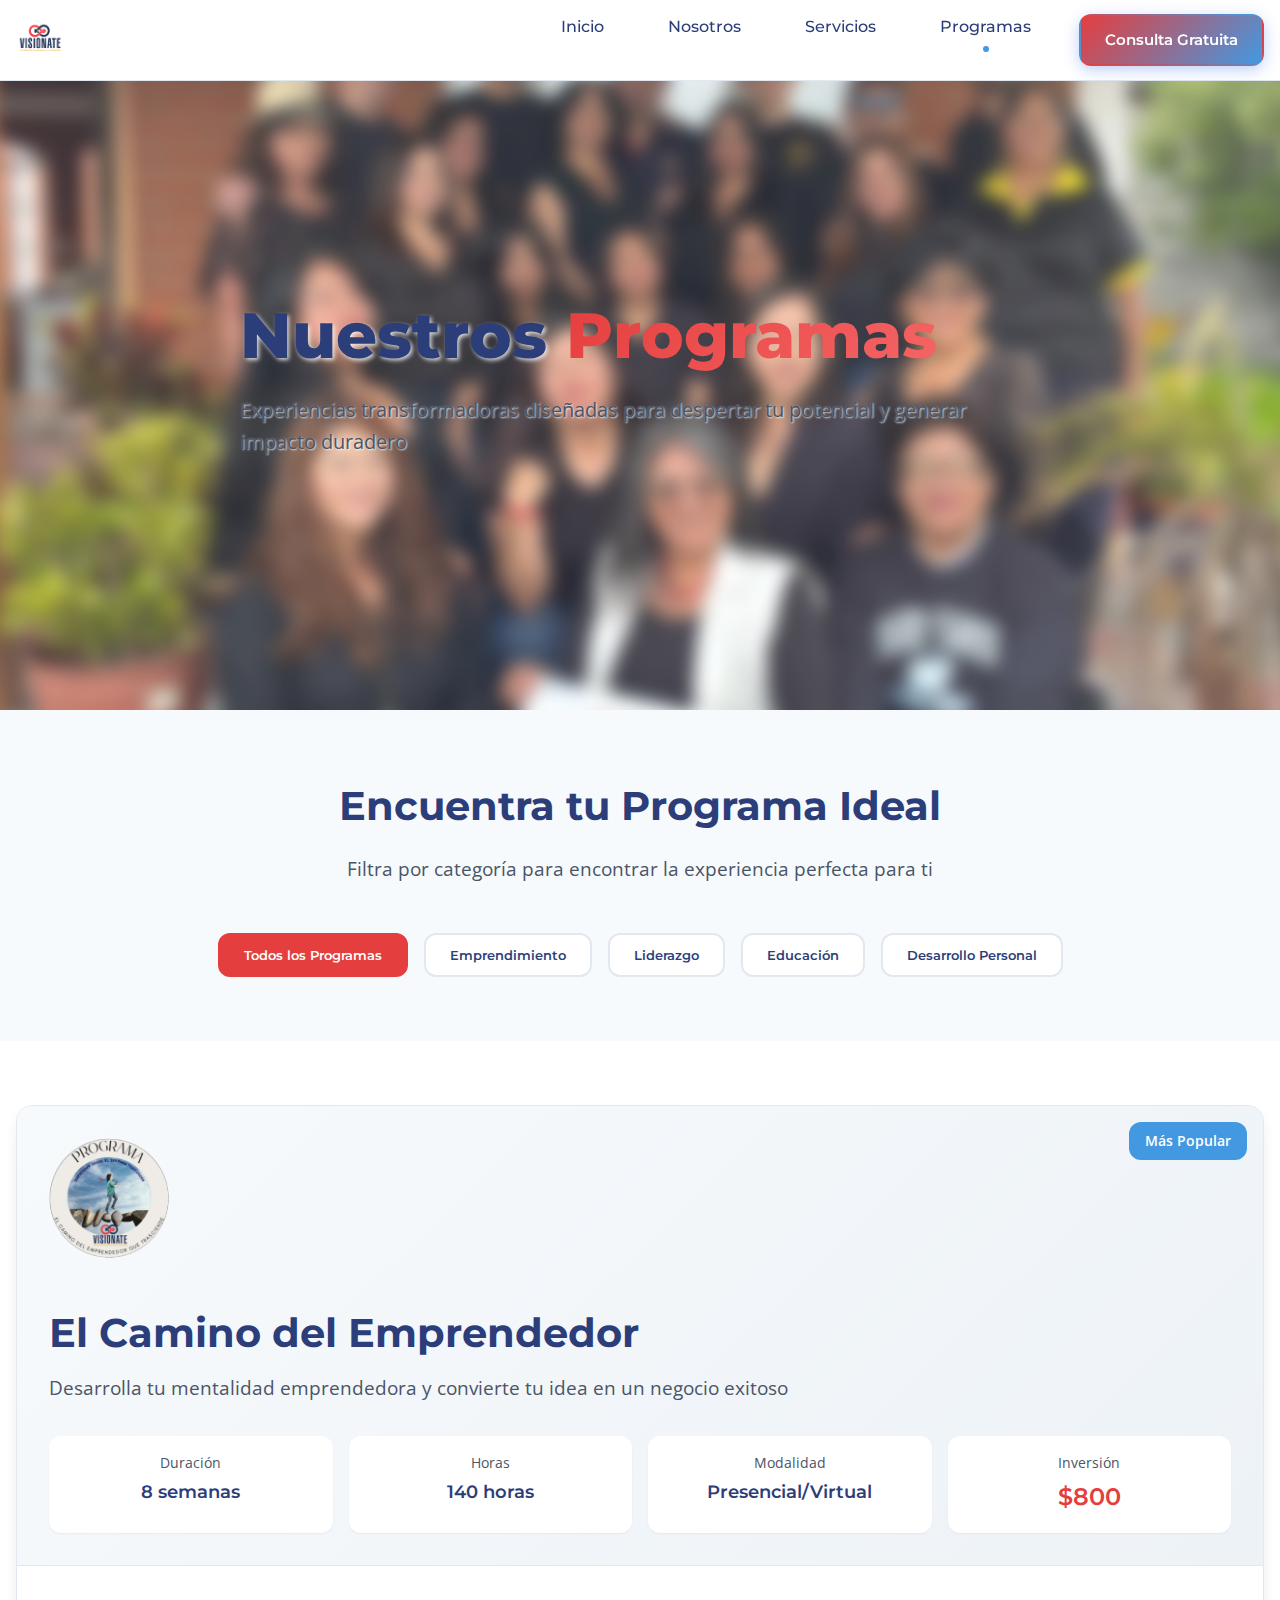
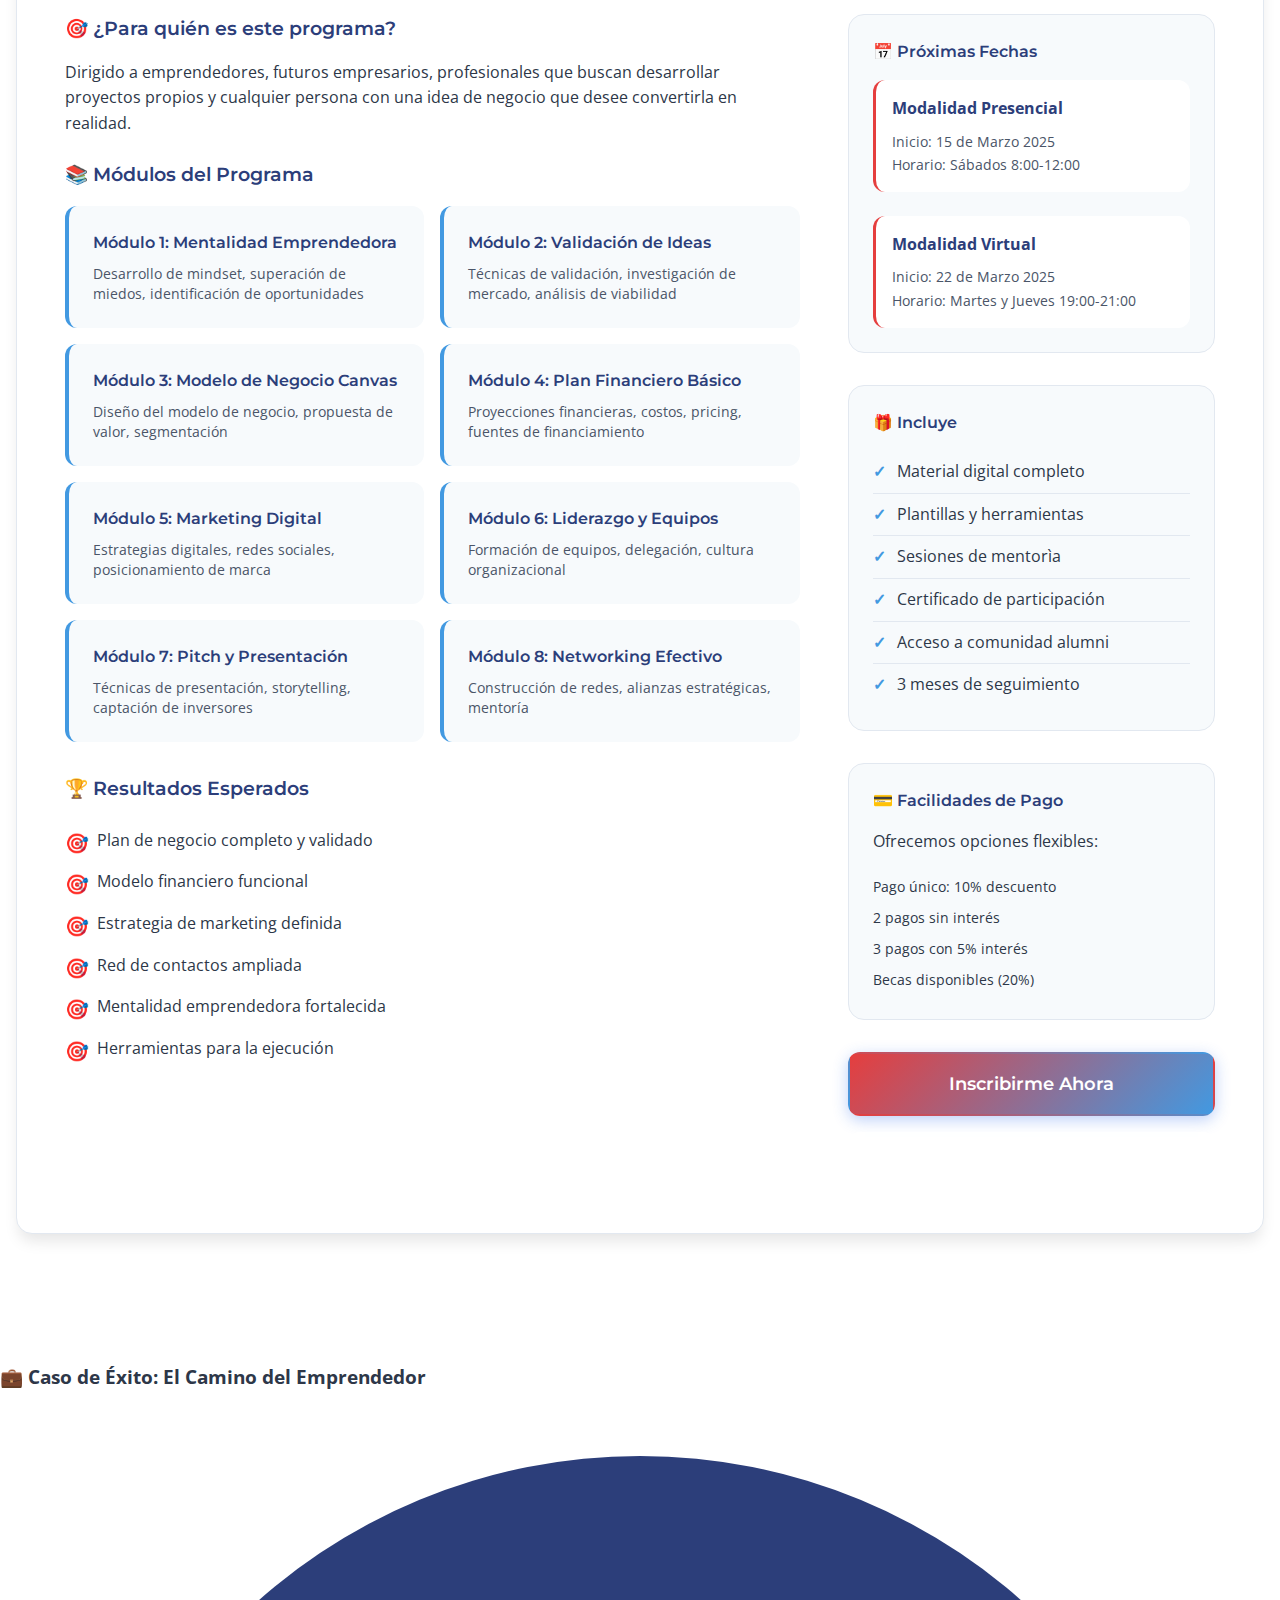
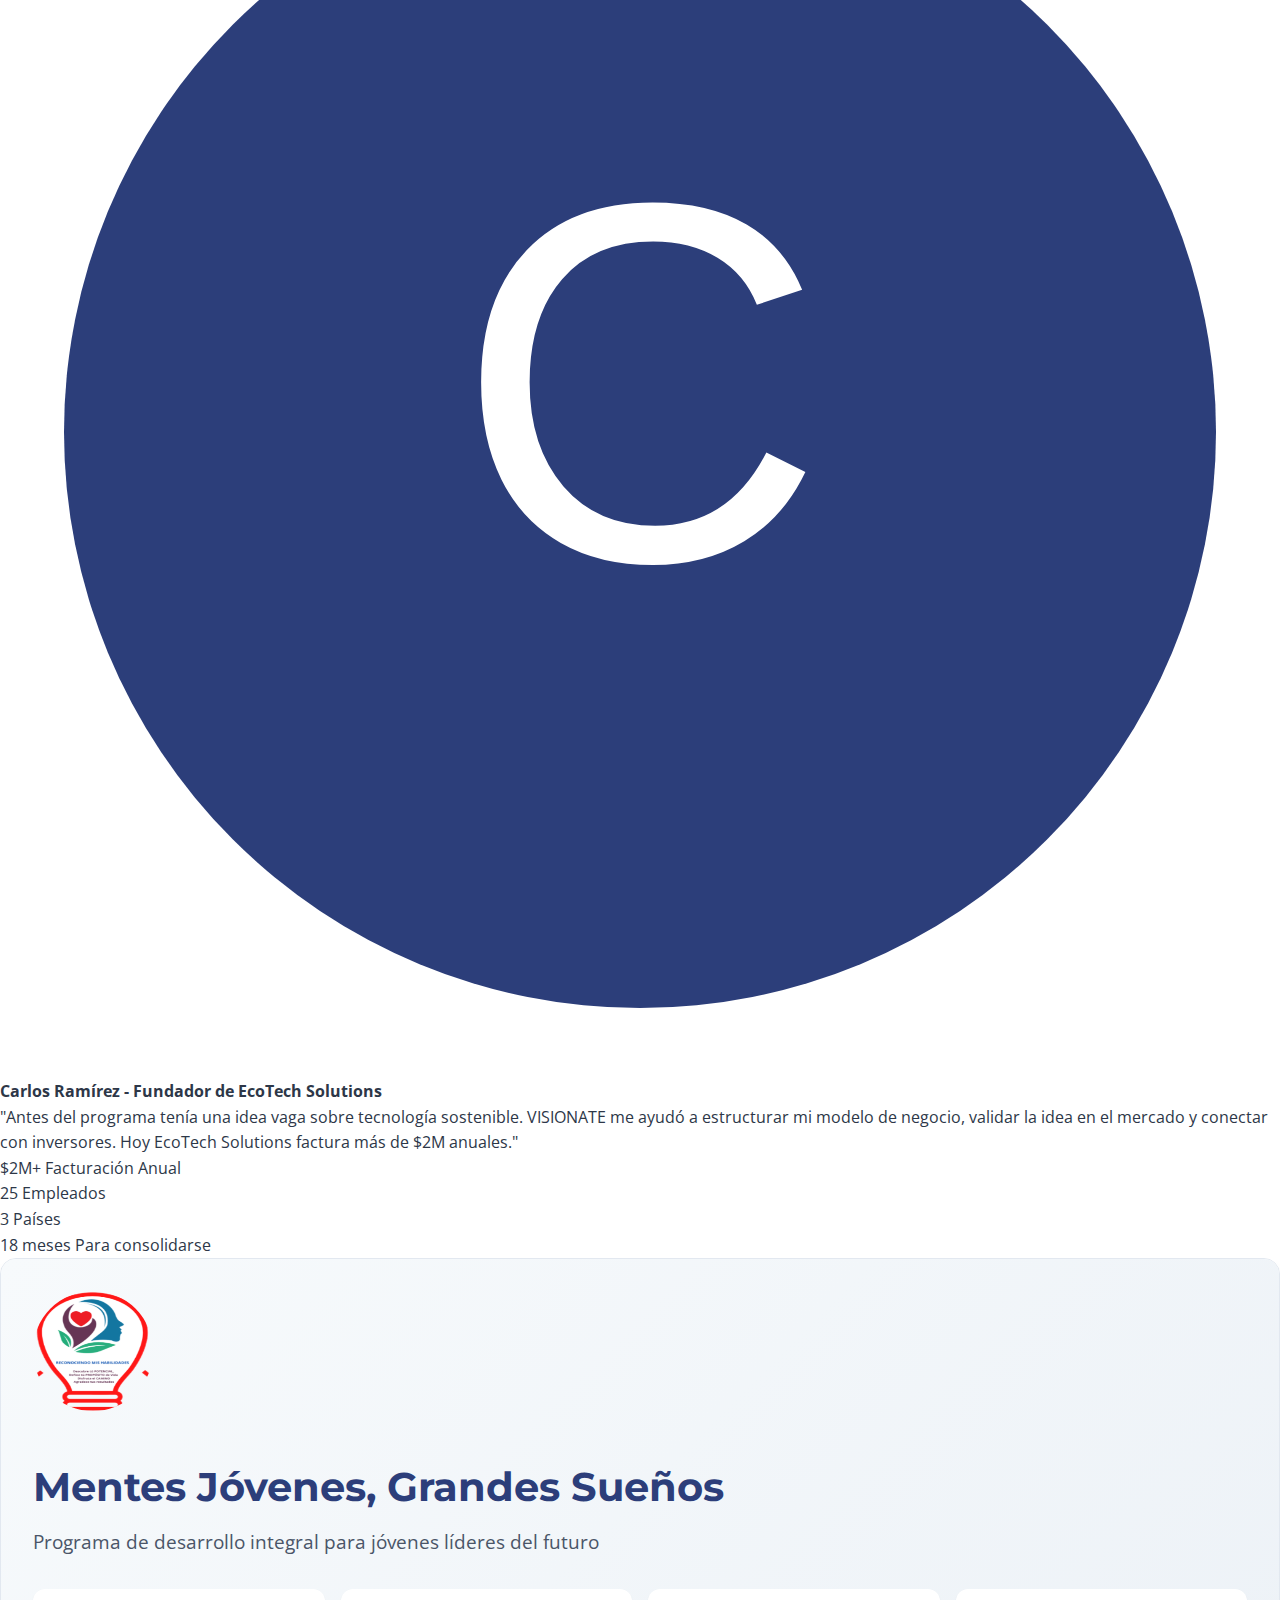
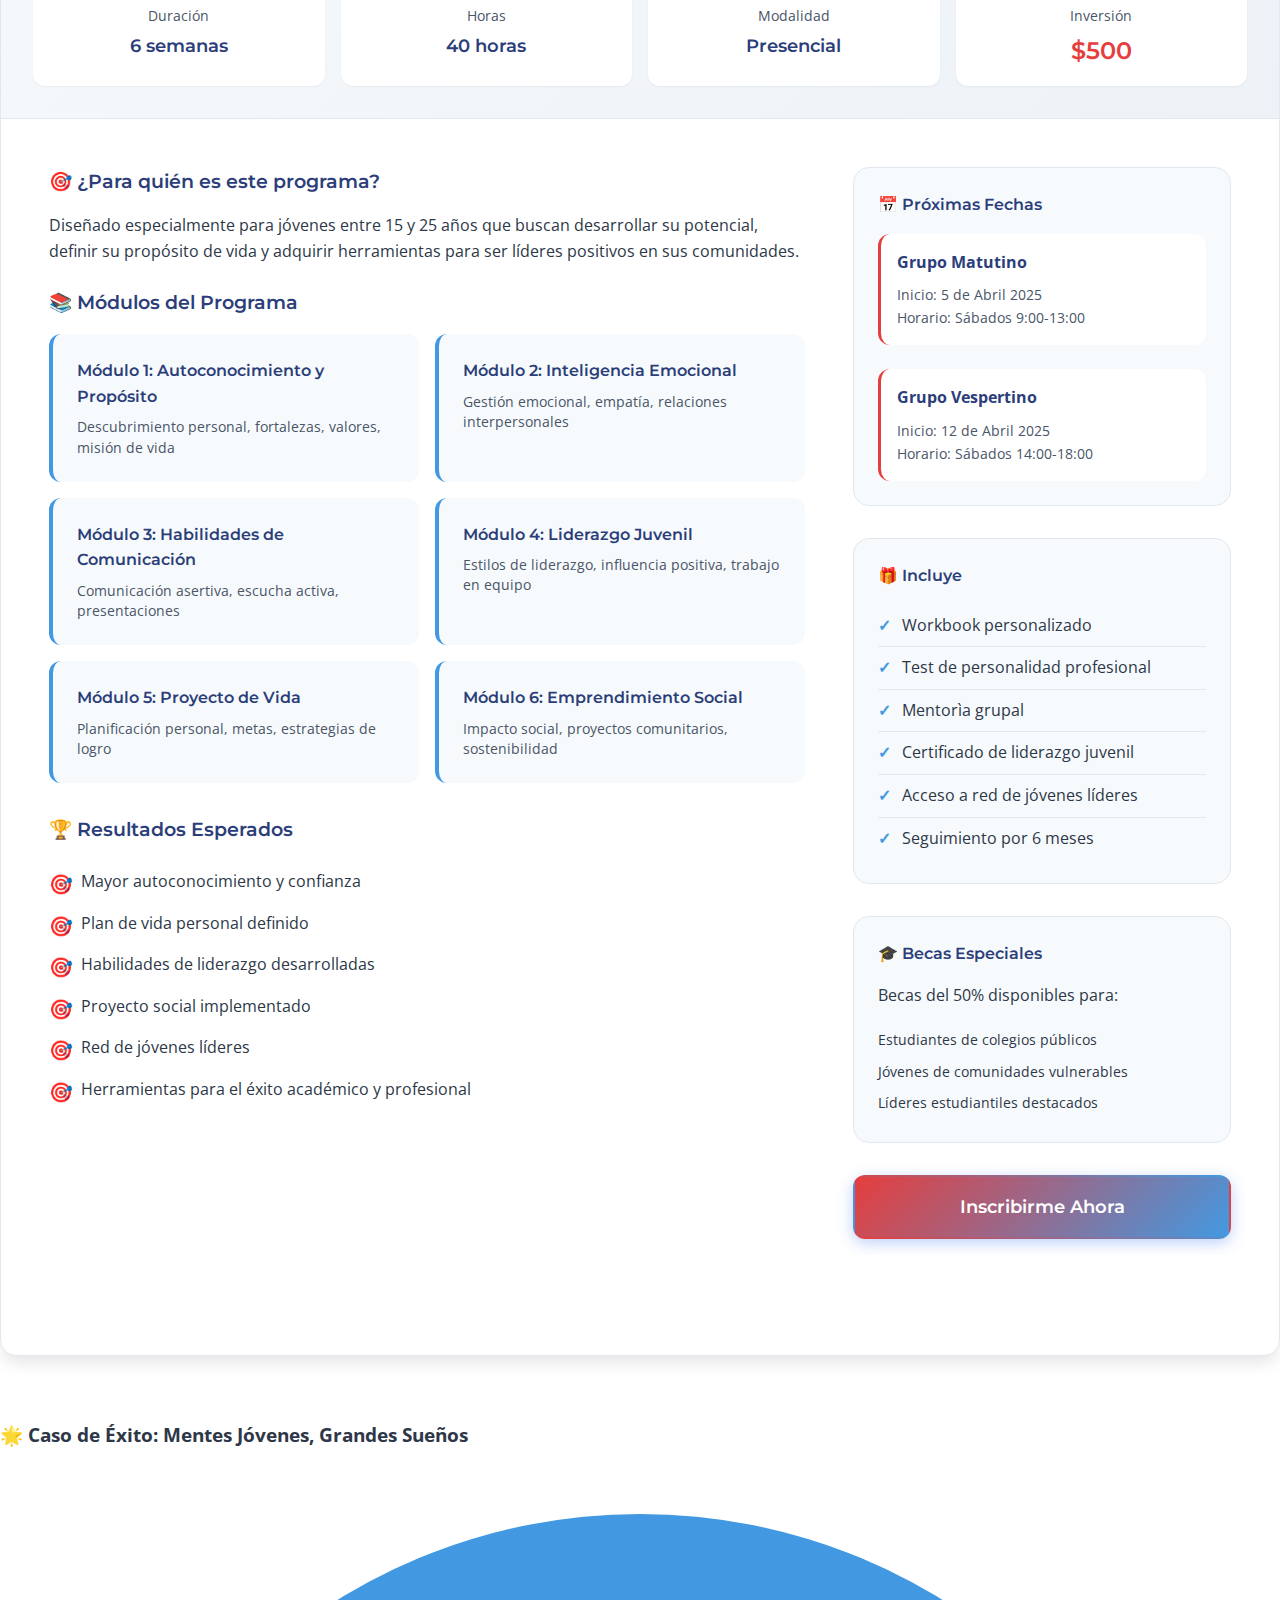
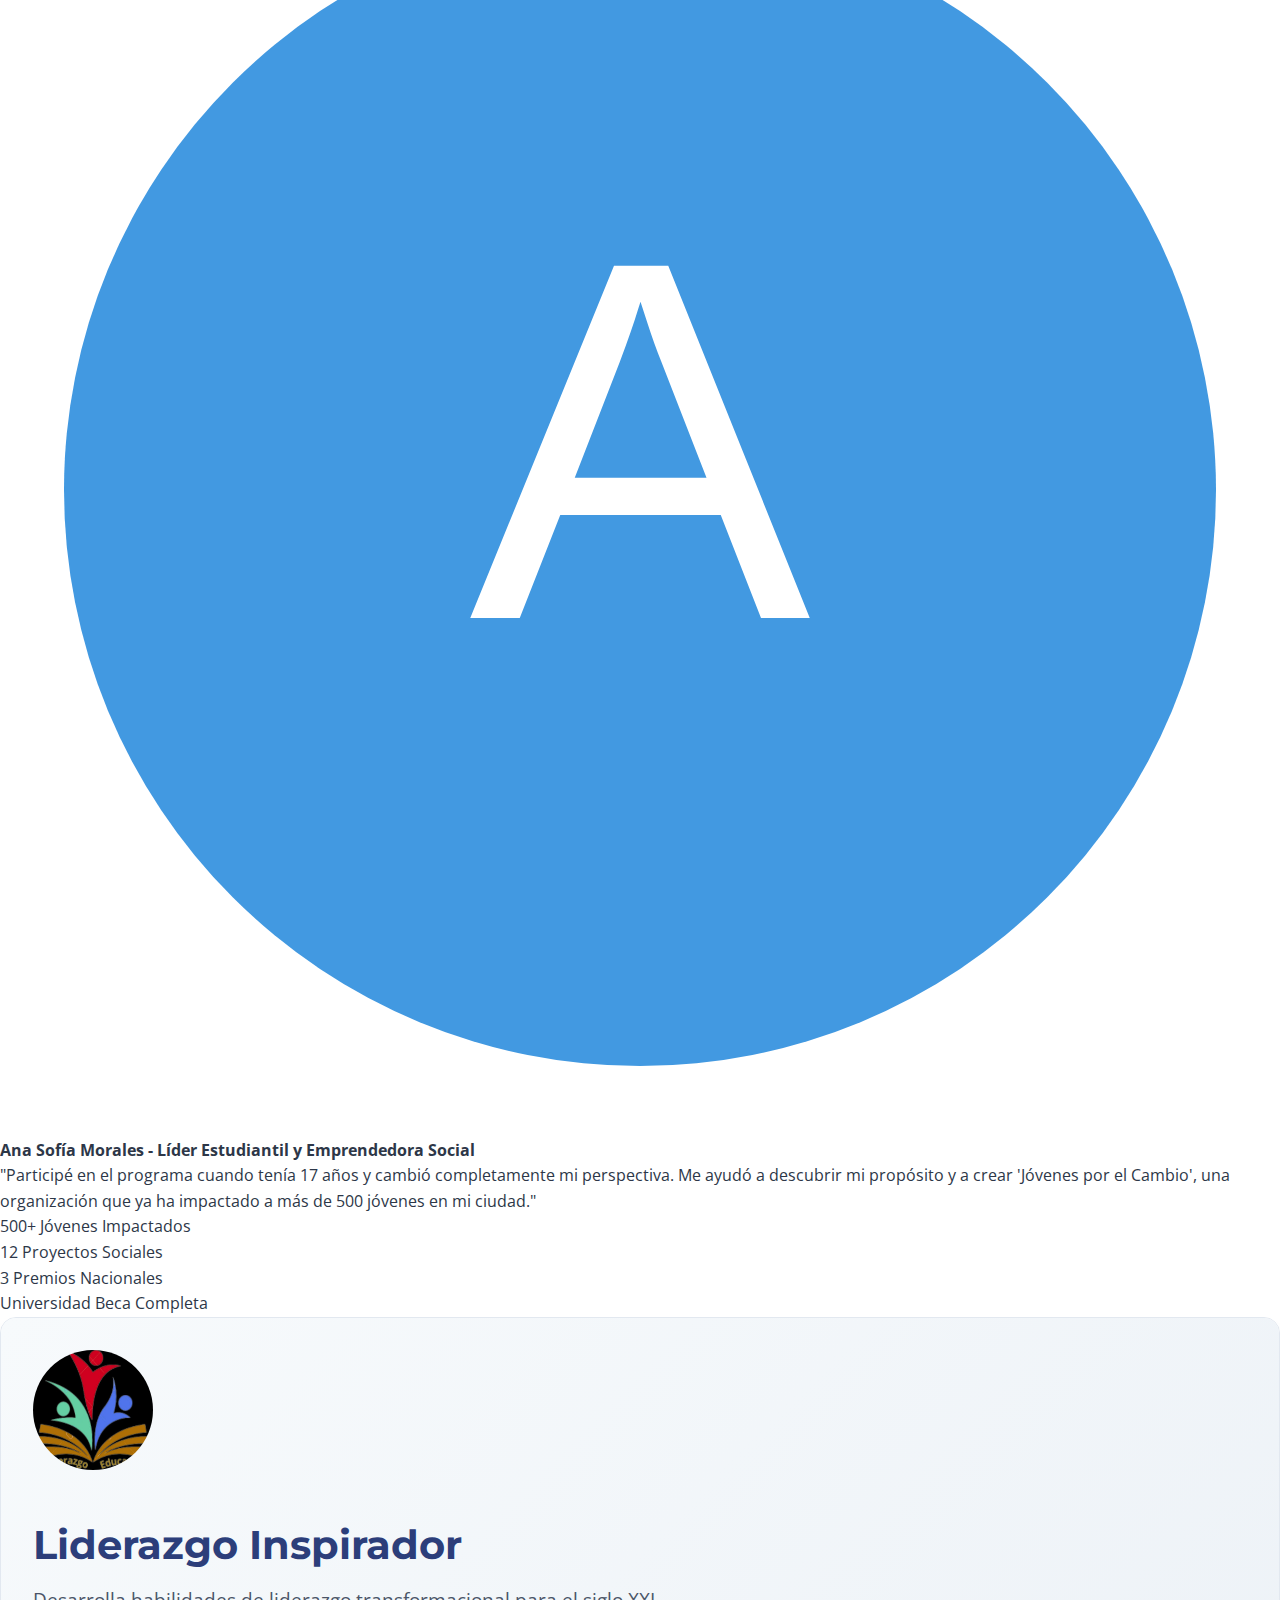
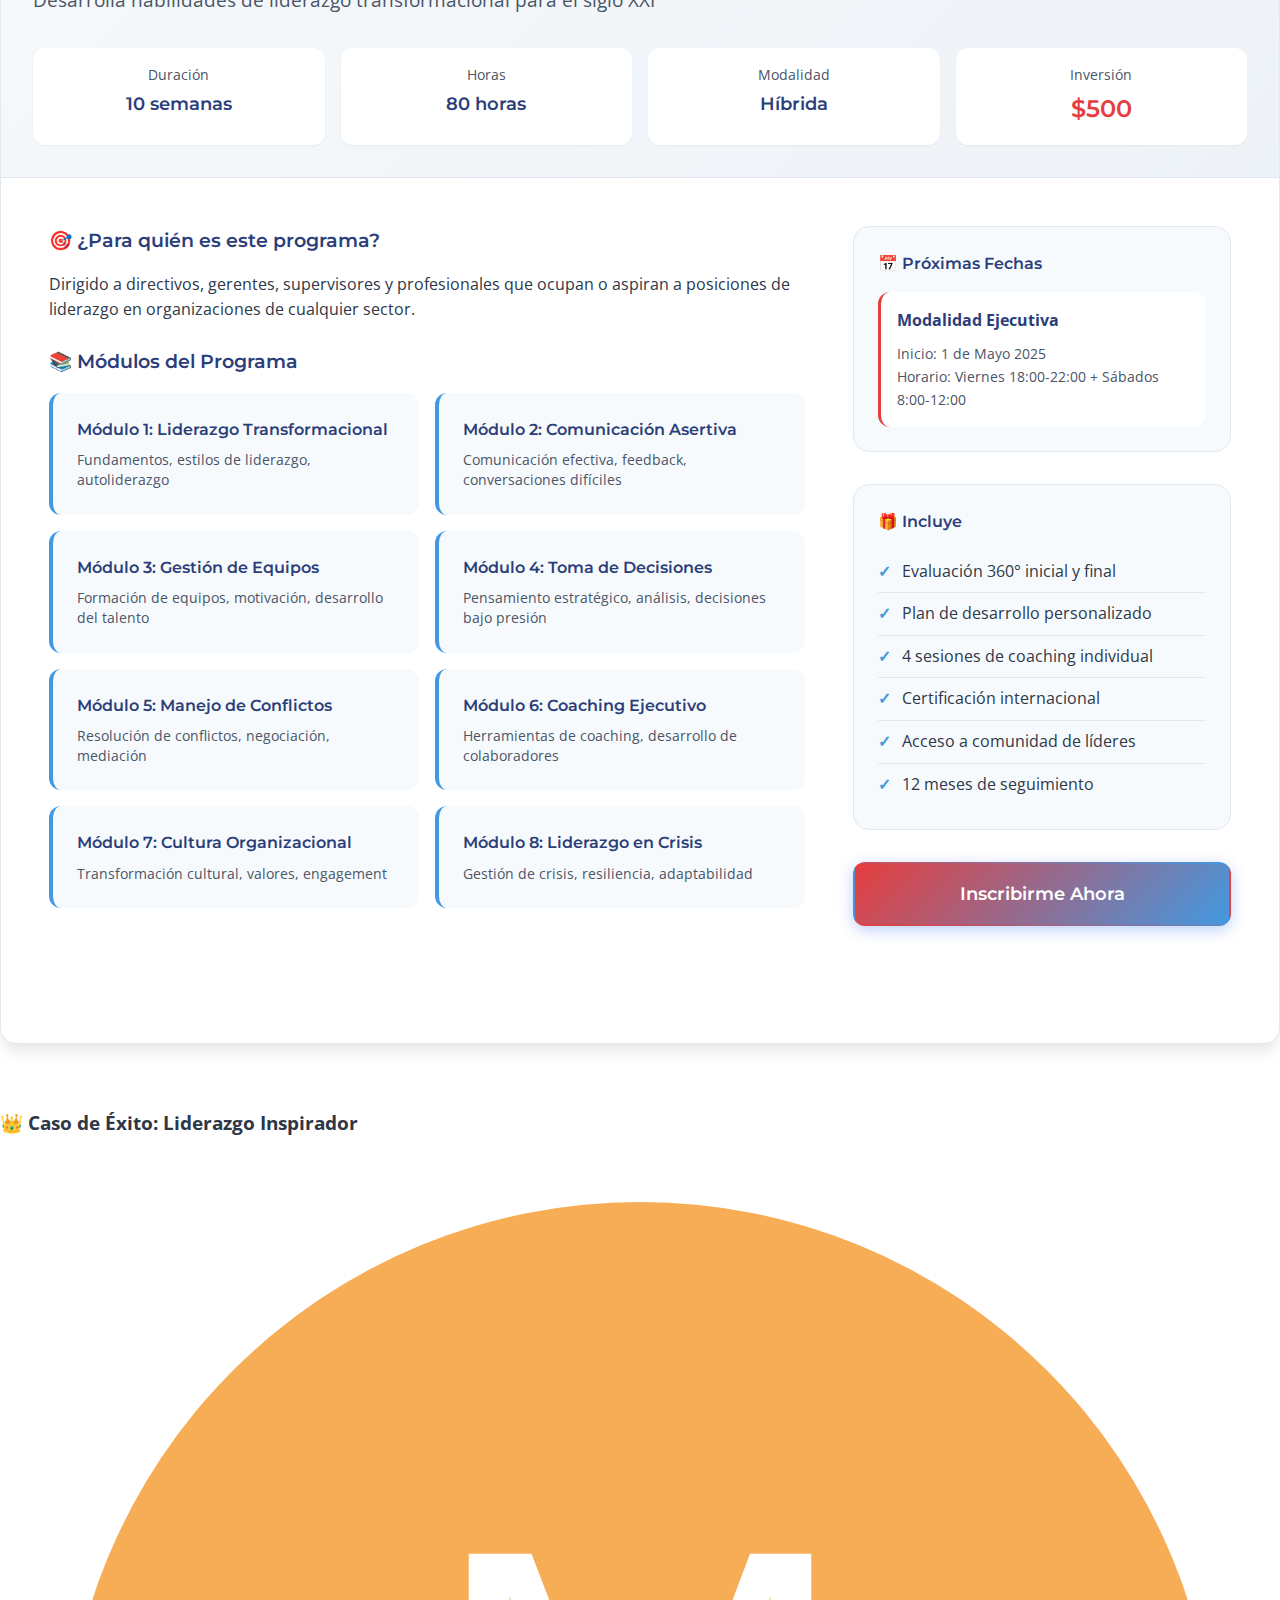
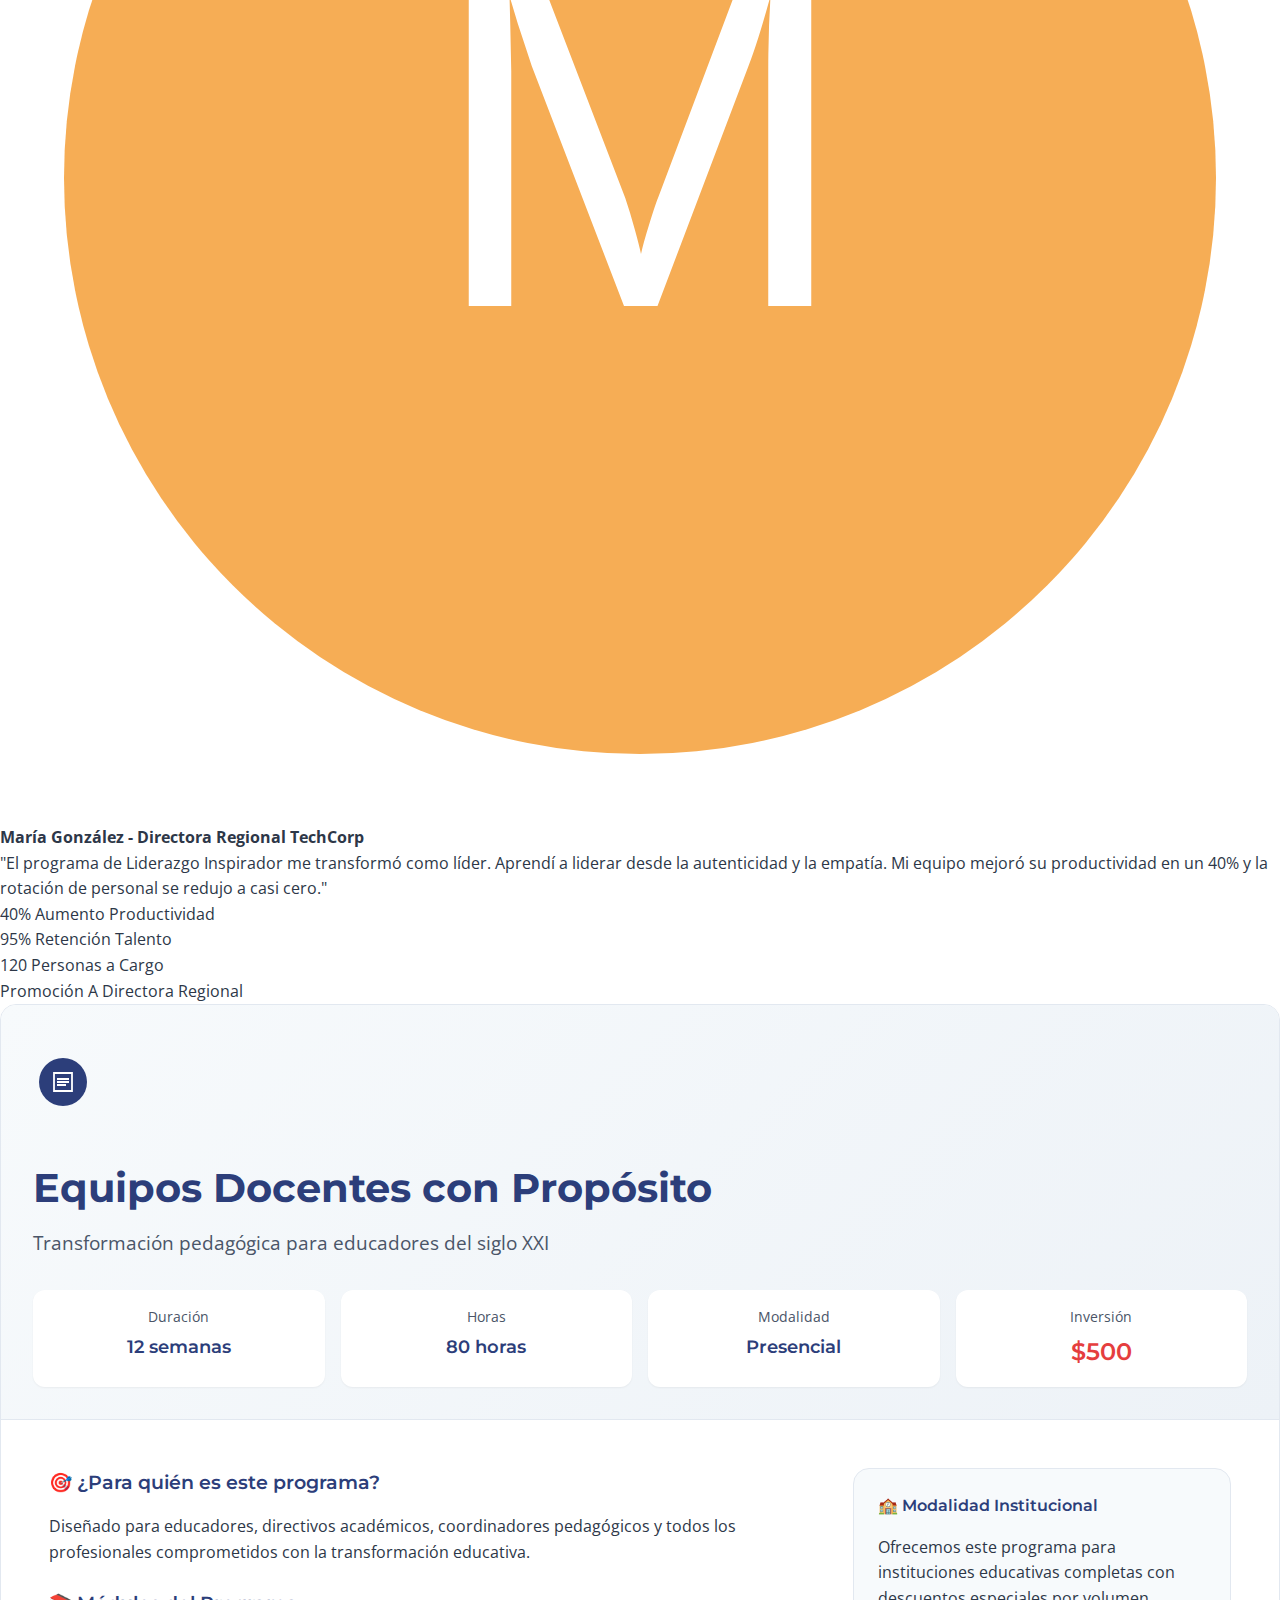
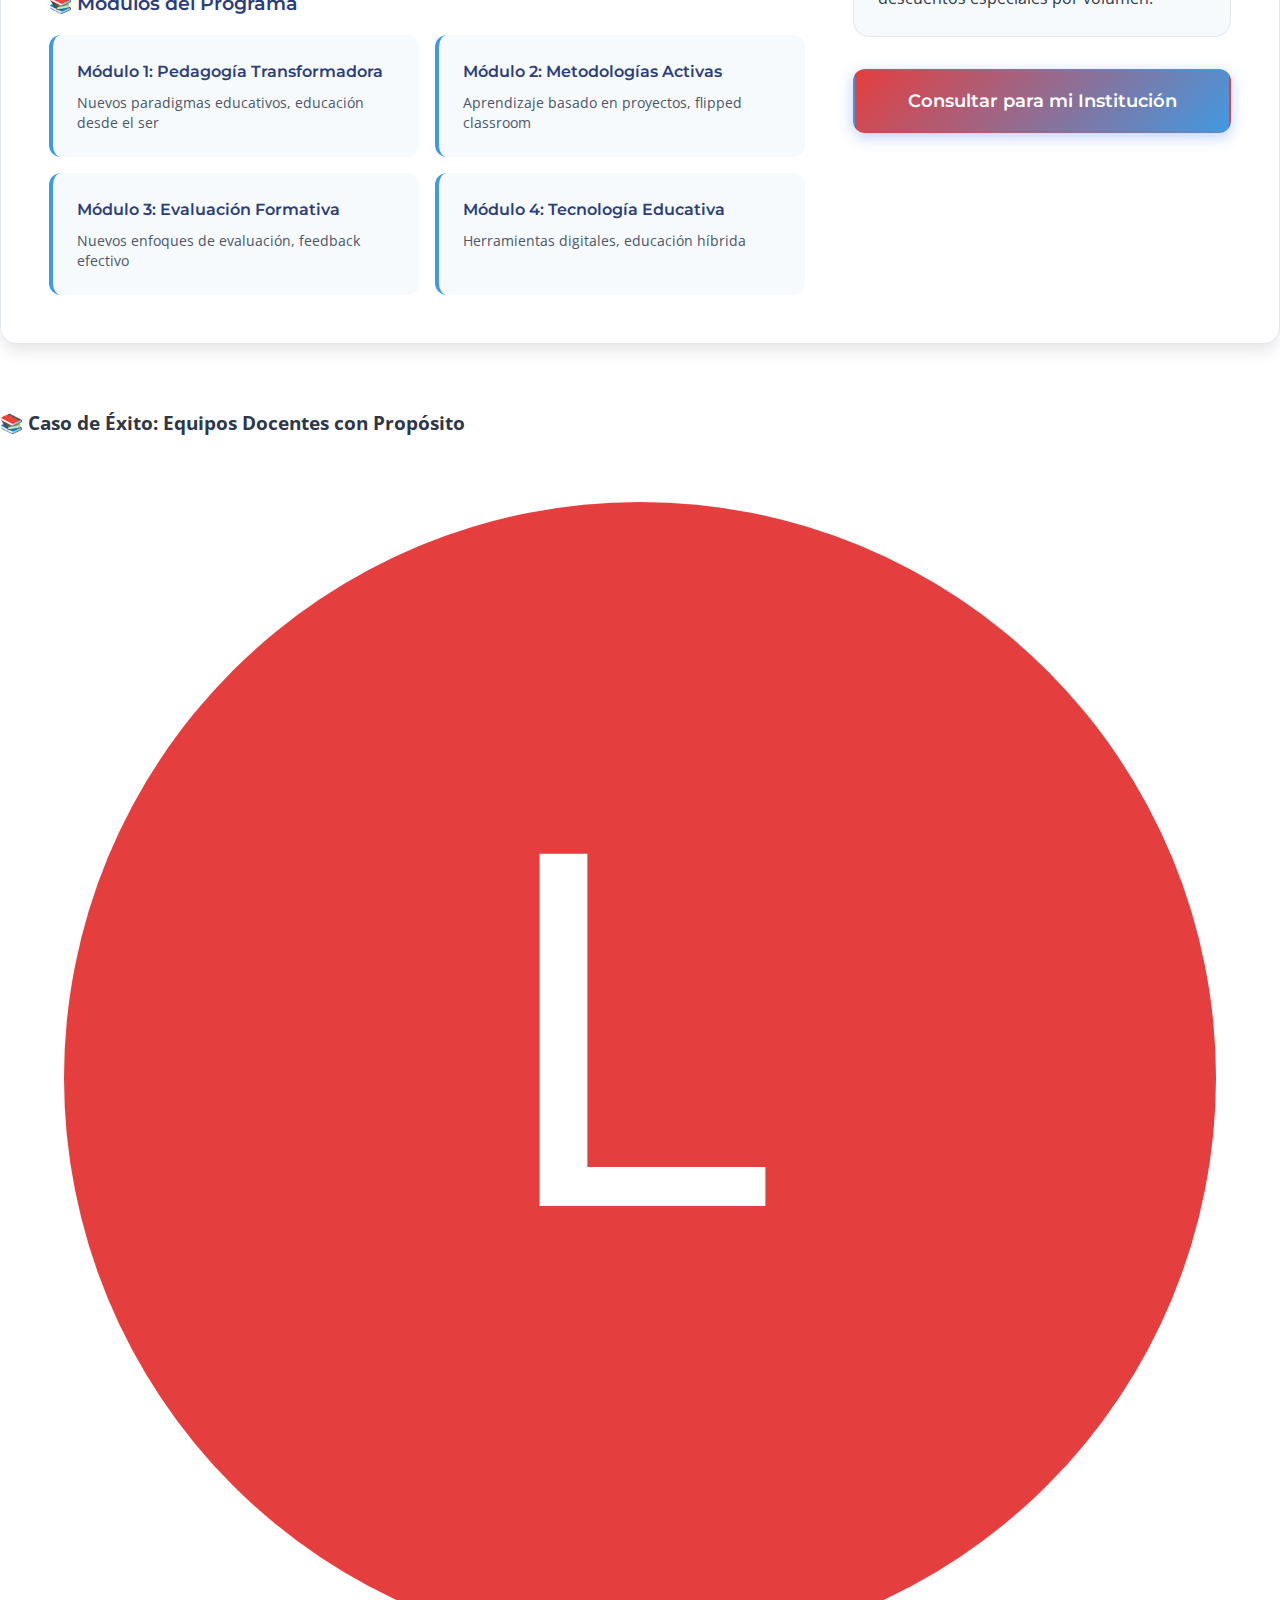
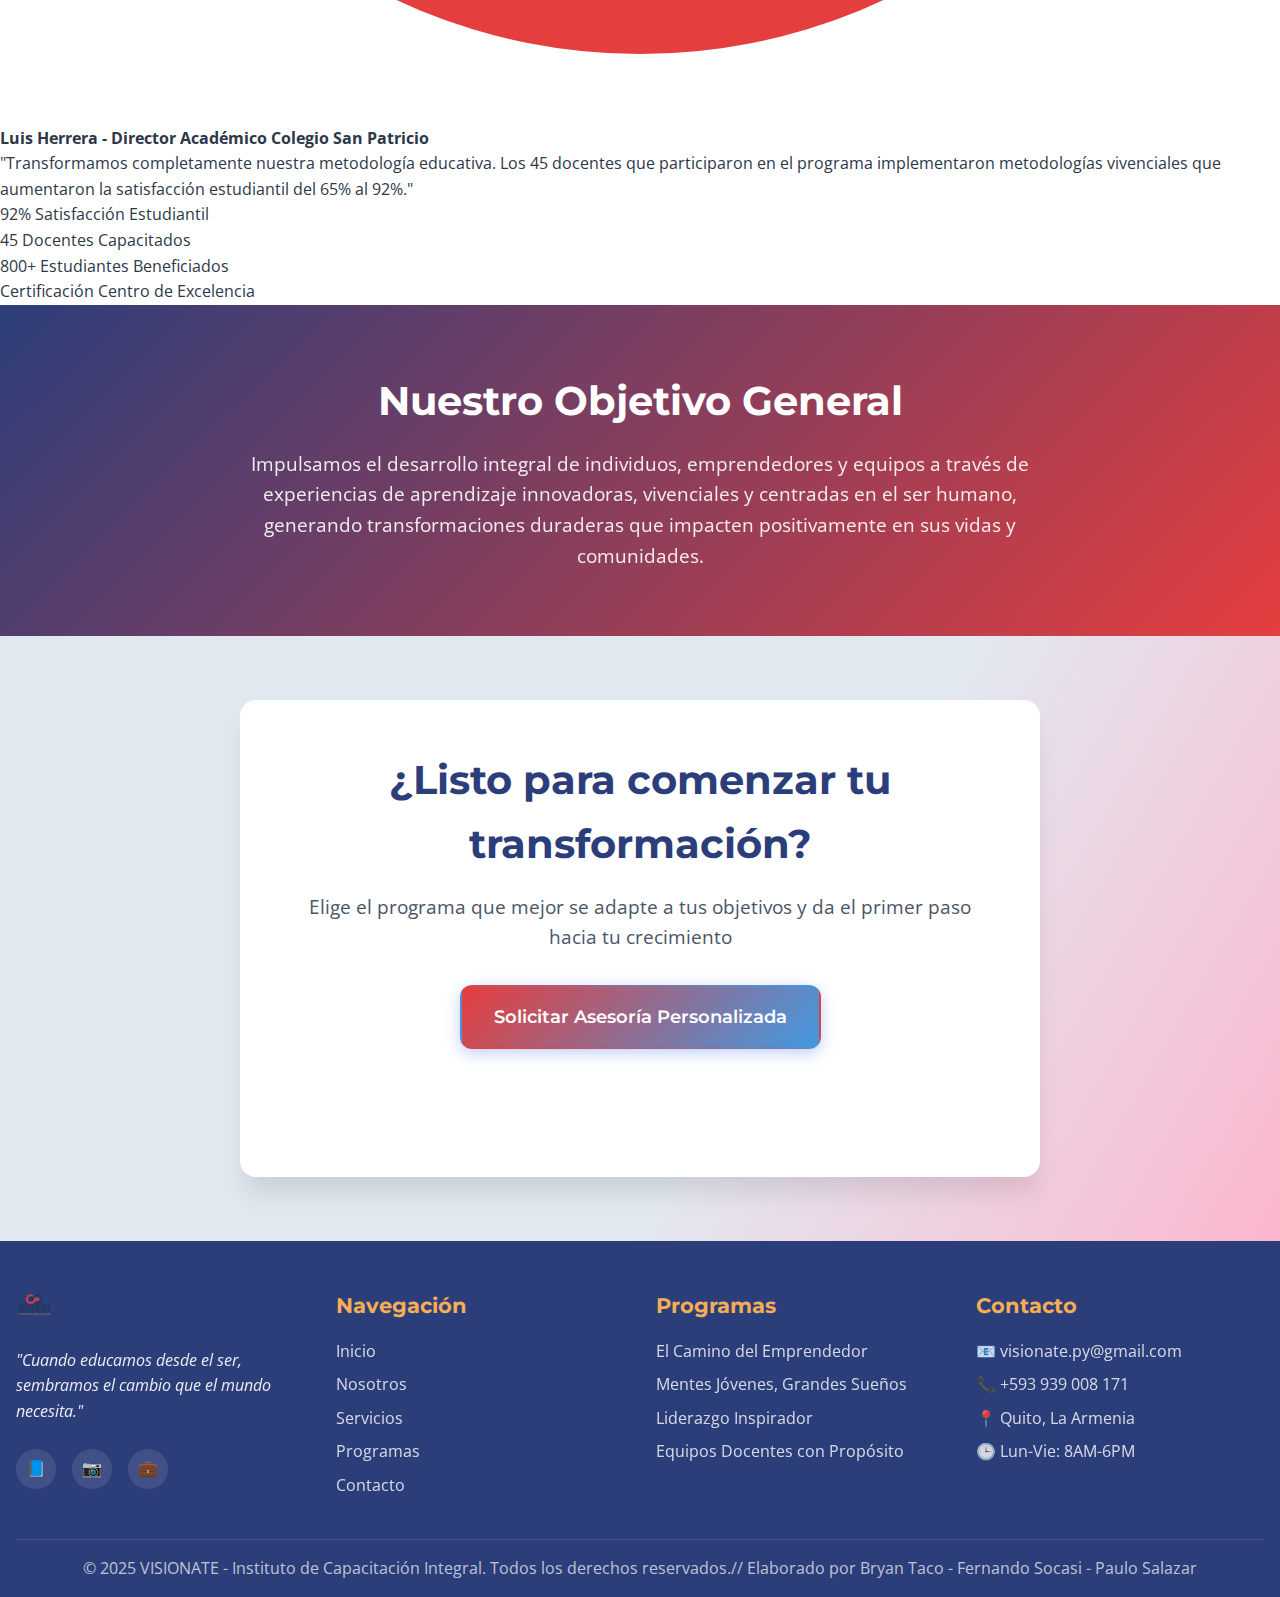
<file: programas.html>
<!DOCTYPE html>
<html lang="es">
<head>
  <meta charset="UTF-8" />
  <meta name="viewport" content="width=device-width, initial-scale=1.0"/>
  <title>Programas - VISIONATE Instituto de Capacitación Integral</title>
  <meta name="description" content="Descubre nuestros programas de formación integral: emprendimiento, liderazgo, educación y desarrollo personal. Experiencias transformadoras diseñadas para diferentes audiencias.">
  <link href="https://fonts.googleapis.com/css2?family=Montserrat:wght@400;600;700;800&family=Open+Sans:wght@300;400;600&display=swap" rel="stylesheet">
  <link rel="stylesheet" href="css/styles.css">
</head>
<body>
  <!-- Header -->
  <header class="header" id="header">
    <div class="container">
      <div class="header__inner">
        <img src="assets/logo.png" alt="VISIONATE Logo" class="logo">
        
        <nav class="nav">
          <ul class="nav__menu">
            <li><a href="index.html" class="nav__link">Inicio</a></li>
            <li><a href="nosotros.html" class="nav__link">Nosotros</a></li>
            <li><a href="servicios.html" class="nav__link">Servicios</a></li>
            <li><a href="programas.html" class="nav__link active">Programas</a></li>
            <li><a href="contacto.html" class="btn btn--primary">Consulta Gratuita</a></li>
          </ul>
        </nav>

        <button class="mobile-menu-btn" id="mobileMenuBtn">☰</button>
      </div>
    </div>

    <div class="mobile-menu" id="mobileMenu">
      <nav>
        <a href="index.html" class="nav__link">Inicio</a>
        <a href="nosotros.html" class="nav__link">Nosotros</a>
        <a href="servicios.html" class="nav__link">Servicios</a>
        <a href="programas.html" class="nav__link">Programas</a>
        <a href="contacto.html" class="nav__link">Contacto</a>
      </nav>
    </div>
  </header>

  <main>
    <!-- Hero Section -->
    <section class="hero" style="min-height: 70vh;">
      <img src="assets/fondo.jpg" alt="Equipo VISIONATE en capacitación" class="hero__background">
      <div class="container">
        <div class="hero__content">
          <h1 class="hero__title">
            Nuestros <span class="text-highlight">Programas</span>
          </h1>
          <p class="hero__subtitle">
            Experiencias transformadoras diseñadas para despertar tu potencial y generar impacto duradero
          </p>
        </div>
      </div>
    </section>

    <!-- Filtros de Programas -->
    <section class="section section--gray">
      <div class="container">
        <div class="section__header">
          <h2 class="section__title">Encuentra tu Programa Ideal</h2>
          <p class="section__subtitle">Filtra por categoría para encontrar la experiencia perfecta para ti</p>
        </div>
        <div class="program-filters">
          <button class="filter-btn active" data-filter="all">Todos los Programas</button>
          <button class="filter-btn" data-filter="emprendimiento">Emprendimiento</button>
          <button class="filter-btn" data-filter="liderazgo">Liderazgo</button>
          <button class="filter-btn" data-filter="educacion">Educación</button>
          <button class="filter-btn" data-filter="desarrollo">Desarrollo Personal</button>
        </div>
      </div>
    </section>

    <!-- Programas Detallados -->
    <section class="section">
      <div class="container">
        <!-- El Camino del Emprendedor -->
        <div class="program-detail" data-category="emprendimiento" id="emprendedor">
          <div class="program-detail__header">
            <div class="program-detail__badge">Más Popular</div>
            <div class="program-detail__icon">
              <img src="assets/caminoemprendedor.png"alt="Logo El Camino del Emprendedor" style="width: 120px; height: 120px; border-radius: 50%;">
            </div>
            <div class="program-detail__title-section">
              <h2 class="program-detail__title">El Camino del Emprendedor</h2>
              <p class="program-detail__subtitle">Desarrolla tu mentalidad emprendedora y convierte tu idea en un negocio exitoso</p>
            </div>
            <div class="program-detail__meta">
              <div class="program-meta__item">
                <span class="meta-label">Duración</span>
                <span class="meta-value">8 semanas</span>
              </div>
              <div class="program-meta__item">
                <span class="meta-label">Horas</span>
                <span class="meta-value">140 horas</span>
              </div>
              <div class="program-meta__item">
                <span class="meta-label">Modalidad</span>
                <span class="meta-value">Presencial/Virtual</span>
              </div>
              <div class="program-meta__item">
                <span class="meta-label">Inversión</span>
                <span class="meta-value price">$800</span>
              </div>
            </div>
          </div>
          
          <div class="program-detail__content">
            <div class="program-content__main">
              <h3 class="mb-2">🎯 ¿Para quién es este programa?</h3>
              <p class="mb-3">
                Dirigido a emprendedores, futuros empresarios, profesionales que buscan desarrollar proyectos propios y cualquier persona con una idea de negocio que desee convertirla en realidad.
              </p>
              
              <h3 class="mb-2">📚 Módulos del Programa</h3>
              <div class="modules-grid">
                <div class="module-card">
                  <h4>Módulo 1: Mentalidad Emprendedora</h4>
                  <p>Desarrollo de mindset, superación de miedos, identificación de oportunidades</p>
                </div>
                <div class="module-card">
                  <h4>Módulo 2: Validación de Ideas</h4>
                  <p>Técnicas de validación, investigación de mercado, análisis de viabilidad</p>
                </div>
                <div class="module-card">
                  <h4>Módulo 3: Modelo de Negocio Canvas</h4>
                  <p>Diseño del modelo de negocio, propuesta de valor, segmentación</p>
                </div>
                <div class="module-card">
                  <h4>Módulo 4: Plan Financiero Básico</h4>
                  <p>Proyecciones financieras, costos, pricing, fuentes de financiamiento</p>
                </div>
                <div class="module-card">
                  <h4>Módulo 5: Marketing Digital</h4>
                  <p>Estrategias digitales, redes sociales, posicionamiento de marca</p>
                </div>
                <div class="module-card">
                  <h4>Módulo 6: Liderazgo y Equipos</h4>
                  <p>Formación de equipos, delegación, cultura organizacional</p>
                </div>
                <div class="module-card">
                  <h4>Módulo 7: Pitch y Presentación</h4>
                  <p>Técnicas de presentación, storytelling, captación de inversores</p>
                </div>
                <div class="module-card">
                  <h4>Módulo 8: Networking Efectivo</h4>
                  <p>Construcción de redes, alianzas estratégicas, mentoría</p>
                </div>
              </div>
              
              <h3 class="mb-2 mt-4">🏆 Resultados Esperados</h3>
              <ul class="results-list">
                <li>Plan de negocio completo y validado</li>
                <li>Modelo financiero funcional</li>
                <li>Estrategia de marketing definida</li>
                <li>Red de contactos ampliada</li>
                <li>Mentalidad emprendedora fortalecida</li>
                <li>Herramientas para la ejecución</li>
              </ul>
            </div>
            
            <div class="program-content__sidebar">
              <div class="program-info-card">
                <h4>📅 Próximas Fechas</h4>
                <div class="date-option">
                  <strong>Modalidad Presencial</strong>
                  <p>Inicio: 15 de Marzo 2025</p>
                  <p>Horario: Sábados 8:00-12:00</p>
                </div>
                <div class="date-option">
                  <strong>Modalidad Virtual</strong>
                  <p>Inicio: 22 de Marzo 2025</p>
                  <p>Horario: Martes y Jueves 19:00-21:00</p>
                </div>
              </div>
              
              <div class="program-info-card">
                <h4>🎁 Incluye</h4>
                <ul class="includes-list">
                  <li>Material digital completo</li>
                  <li>Plantillas y herramientas</li>
                  <li>Sesiones de mentorìa</li>
                  <li>Certificado de participación</li>
                  <li>Acceso a comunidad alumni</li>
                  <li>3 meses de seguimiento</li>
                </ul>
              </div>
              
              <div class="program-info-card">
                <h4>💳 Facilidades de Pago</h4>
                <p class="mb-2">Ofrecemos opciones flexibles:</p>
                <ul class="payment-options">
                  <li>Pago único: 10% descuento</li>
                  <li>2 pagos sin interés</li>
                  <li>3 pagos con 5% interés</li>
                  <li>Becas disponibles (20%)</li>
                </ul>
              </div>
              
              <div class="cta-sidebar">
                <a href="contacto.html" class="btn btn--primary btn--lg">Inscribirme Ahora</a>
                <a href="contacto.html" class="btn btn--outline">Solicitar Información</a>
              </div>
            </div>
          </div>
        </div>
      </section>
      <section>
        <!-- Caso de Éxito: El Camino del Emprendedor -->
        <div class="success-case" data-category="emprendimiento">
          <div class="success-case__header">
            <h3 class="success-case__title">💼 Caso de Éxito: El Camino del Emprendedor</h3>
          </div>
          <div class="success-case__content">
            <div class="success-case__story">
              <div class="success-case__avatar">
                <img src="data:image/svg+xml,<svg xmlns='http://www.w3.org/2000/svg' viewBox='0 0 100 100'><circle cx='50' cy='50' r='45' fill='%232c3e7a'/><text x='50' y='60' text-anchor='middle' fill='white' font-size='40' font-family='Arial'>C</text></svg>" alt="Carlos Entrepreneur">
              </div>
              <div class="success-case__details">
                <h4>Carlos Ramírez - Fundador de EcoTech Solutions</h4>
                <p class="success-case__quote">
                  "Antes del programa tenía una idea vaga sobre tecnología sostenible. VISIONATE me ayudó a estructurar mi modelo de negocio, validar la idea en el mercado y conectar con inversores. Hoy EcoTech Solutions factura más de $2M anuales."
                </p>
                <div class="success-case__metrics">
                  <div class="metric">
                    <span class="metric__value">$2M+</span>
                    <span class="metric__label">Facturación Anual</span>
                  </div>
                  <div class="metric">
                    <span class="metric__value">25</span>
                    <span class="metric__label">Empleados</span>
                  </div>
                  <div class="metric">
                    <span class="metric__value">3</span>
                    <span class="metric__label">Países</span>
                  </div>
                  <div class="metric">
                    <span class="metric__value">18 meses</span>
                    <span class="metric__label">Para consolidarse</span>
                  </div>
                </div>
              </div>
            </div>
          </div>
        </div>
      </section>
      <section>
        <!-- Mentes Jóvenes, Grandes Sueños -->
        <div class="program-detail" data-category="desarrollo" id="jovenes">
          <div class="program-detail__header">
            <div class="program-detail__icon">
              <img src="assets/reconociendohabilidades.png" alt="Logo Mentes Jóvenes" style="width: 120px; height: 120px; border-radius: 50%;">
            </div>
            <div class="program-detail__title-section">
              <h2 class="program-detail__title">Mentes Jóvenes, Grandes Sueños</h2>
              <p class="program-detail__subtitle">Programa de desarrollo integral para jóvenes líderes del futuro</p>
            </div>
            <div class="program-detail__meta">
              <div class="program-meta__item">
                <span class="meta-label">Duración</span>
                <span class="meta-value">6 semanas</span>
              </div>
              <div class="program-meta__item">
                <span class="meta-label">Horas</span>
                <span class="meta-value">40 horas</span>
              </div>
              <div class="program-meta__item">
                <span class="meta-label">Modalidad</span>
                <span class="meta-value">Presencial</span>
              </div>
              <div class="program-meta__item">
                <span class="meta-label">Inversión</span>
                <span class="meta-value price">$500</span>
              </div>
            </div>
          </div>
          
          <div class="program-detail__content">
            <div class="program-content__main">
              <h3 class="mb-2">🎯 ¿Para quién es este programa?</h3>
              <p class="mb-3">
                Diseñado especialmente para jóvenes entre 15 y 25 años que buscan desarrollar su potencial, definir su propósito de vida y adquirir herramientas para ser líderes positivos en sus comunidades.
              </p>
              
              <h3 class="mb-2">📚 Módulos del Programa</h3>
              <div class="modules-grid">
                <div class="module-card">
                  <h4>Módulo 1: Autoconocimiento y Propósito</h4>
                  <p>Descubrimiento personal, fortalezas, valores, misión de vida</p>
                </div>
                <div class="module-card">
                  <h4>Módulo 2: Inteligencia Emocional</h4>
                  <p>Gestión emocional, empatía, relaciones interpersonales</p>
                </div>
                <div class="module-card">
                  <h4>Módulo 3: Habilidades de Comunicación</h4>
                  <p>Comunicación asertiva, escucha activa, presentaciones</p>
                </div>
                <div class="module-card">
                  <h4>Módulo 4: Liderazgo Juvenil</h4>
                  <p>Estilos de liderazgo, influencia positiva, trabajo en equipo</p>
                </div>
                <div class="module-card">
                  <h4>Módulo 5: Proyecto de Vida</h4>
                  <p>Planificación personal, metas, estrategias de logro</p>
                </div>
                <div class="module-card">
                  <h4>Módulo 6: Emprendimiento Social</h4>
                  <p>Impacto social, proyectos comunitarios, sostenibilidad</p>
                </div>
              </div>
              
              <h3 class="mb-2 mt-4">🏆 Resultados Esperados</h3>
              <ul class="results-list">
                <li>Mayor autoconocimiento y confianza</li>
                <li>Plan de vida personal definido</li>
                <li>Habilidades de liderazgo desarrolladas</li>
                <li>Proyecto social implementado</li>
                <li>Red de jóvenes líderes</li>
                <li>Herramientas para el éxito académico y profesional</li>
              </ul>
            </div>
            
            <div class="program-content__sidebar">
              <div class="program-info-card">
                <h4>📅 Próximas Fechas</h4>
                <div class="date-option">
                  <strong>Grupo Matutino</strong>
                  <p>Inicio: 5 de Abril 2025</p>
                  <p>Horario: Sábados 9:00-13:00</p>
                </div>
                <div class="date-option">
                  <strong>Grupo Vespertino</strong>
                  <p>Inicio: 12 de Abril 2025</p>
                  <p>Horario: Sábados 14:00-18:00</p>
                </div>
              </div>
              
              <div class="program-info-card">
                <h4>🎁 Incluye</h4>
                <ul class="includes-list">
                  <li>Workbook personalizado</li>
                  <li>Test de personalidad profesional</li>
                  <li>Mentorìa grupal</li>
                  <li>Certificado de liderazgo juvenil</li>
                  <li>Acceso a red de jóvenes líderes</li>
                  <li>Seguimiento por 6 meses</li>
                </ul>
              </div>
              
              <div class="program-info-card">
                <h4>🎓 Becas Especiales</h4>
                <p class="mb-2">Becas del 50% disponibles para:</p>
                <ul class="payment-options">
                  <li>Estudiantes de colegios públicos</li>
                  <li>Jóvenes de comunidades vulnerables</li>
                  <li>Líderes estudiantiles destacados</li>
                </ul>
              </div>
              
              <div class="cta-sidebar">
                <a href="contacto.html" class="btn btn--primary btn--lg">Inscribirme Ahora</a>
                <a href="contacto.html" class="btn btn--outline">Solicitar Beca</a>
              </div>
            </div>
          </div>
        </div>
      </section>
      <section>
        <!-- Caso de Éxito: Mentes Jóvenes -->
        <div class="success-case" data-category="desarrollo">
          <div class="success-case__header">
            <h3 class="success-case__title">🌟 Caso de Éxito: Mentes Jóvenes, Grandes Sueños</h3>
          </div>
          <div class="success-case__content">
            <div class="success-case__story">
              <div class="success-case__avatar">
                <img src="data:image/svg+xml,<svg xmlns='http://www.w3.org/2000/svg' viewBox='0 0 100 100'><circle cx='50' cy='50' r='45' fill='%234299e1'/><text x='50' y='60' text-anchor='middle' fill='white' font-size='40' font-family='Arial'>A</text></svg>" alt="Ana Young Leader">
              </div>
              <div class="success-case__details">
                <h4>Ana Sofía Morales - Líder Estudiantil y Emprendedora Social</h4>
                <p class="success-case__quote">
                  "Participé en el programa cuando tenía 17 años y cambió completamente mi perspectiva. Me ayudó a descubrir mi propósito y a crear 'Jóvenes por el Cambio', una organización que ya ha impactado a más de 500 jóvenes en mi ciudad."
                </p>
                <div class="success-case__metrics">
                  <div class="metric">
                    <span class="metric__value">500+</span>
                    <span class="metric__label">Jóvenes Impactados</span>
                  </div>
                  <div class="metric">
                    <span class="metric__value">12</span>
                    <span class="metric__label">Proyectos Sociales</span>
                  </div>
                  <div class="metric">
                    <span class="metric__value">3</span>
                    <span class="metric__label">Premios Nacionales</span>
                  </div>
                  <div class="metric">
                    <span class="metric__value">Universidad</span>
                    <span class="metric__label">Beca Completa</span>
                  </div>
                </div>
              </div>
            </div>
          </div>
        </div>
      </section>
      <section>
        <!-- Liderazgo Inspirador -->
        <div class="program-detail" data-category="liderazgo" id="liderazgo">
          <div class="program-detail__header">
            <div class="program-detail__icon">
              <img src="assets/liderazgo.jpeg" alt="Logo Liderazgo" style="width: 120px; height: 120px; border-radius: 50%;">
            </div>
            <div class="program-detail__title-section">
              <h2 class="program-detail__title">Liderazgo Inspirador</h2>
              <p class="program-detail__subtitle">Desarrolla habilidades de liderazgo transformacional para el siglo XXI</p>
            </div>
            <div class="program-detail__meta">
              <div class="program-meta__item">
                <span class="meta-label">Duración</span>
                <span class="meta-value">10 semanas</span>
              </div>
              <div class="program-meta__item">
                <span class="meta-label">Horas</span>
                <span class="meta-value">80 horas</span>
              </div>
              <div class="program-meta__item">
                <span class="meta-label">Modalidad</span>
                <span class="meta-value">Híbrida</span>
              </div>
              <div class="program-meta__item">
                <span class="meta-label">Inversión</span>
                <span class="meta-value price">$500</span>
              </div>
            </div>
          </div>
          
          <div class="program-detail__content">
            <div class="program-content__main">
              <h3 class="mb-2">🎯 ¿Para quién es este programa?</h3>
              <p class="mb-3">
                Dirigido a directivos, gerentes, supervisores y profesionales que ocupan o aspiran a posiciones de liderazgo en organizaciones de cualquier sector.
              </p>
              
              <h3 class="mb-2">📚 Módulos del Programa</h3>
              <div class="modules-grid">
                <div class="module-card">
                  <h4>Módulo 1: Liderazgo Transformacional</h4>
                  <p>Fundamentos, estilos de liderazgo, autoliderazgo</p>
                </div>
                <div class="module-card">
                  <h4>Módulo 2: Comunicación Asertiva</h4>
                  <p>Comunicación efectiva, feedback, conversaciones difíciles</p>
                </div>
                <div class="module-card">
                  <h4>Módulo 3: Gestión de Equipos</h4>
                  <p>Formación de equipos, motivación, desarrollo del talento</p>
                </div>
                <div class="module-card">
                  <h4>Módulo 4: Toma de Decisiones</h4>
                  <p>Pensamiento estratégico, análisis, decisiones bajo presión</p>
                </div>
                <div class="module-card">
                  <h4>Módulo 5: Manejo de Conflictos</h4>
                  <p>Resolución de conflictos, negociación, mediación</p>
                </div>
                <div class="module-card">
                  <h4>Módulo 6: Coaching Ejecutivo</h4>
                  <p>Herramientas de coaching, desarrollo de colaboradores</p>
                </div>
                <div class="module-card">
                  <h4>Módulo 7: Cultura Organizacional</h4>
                  <p>Transformación cultural, valores, engagement</p>
                </div>
                <div class="module-card">
                  <h4>Módulo 8: Liderazgo en Crisis</h4>
                  <p>Gestión de crisis, resiliencia, adaptabilidad</p>
                </div>
              </div>
            </div>
            
            <div class="program-content__sidebar">
              <div class="program-info-card">
                <h4>📅 Próximas Fechas</h4>
                <div class="date-option">
                  <strong>Modalidad Ejecutiva</strong>
                  <p>Inicio: 1 de Mayo 2025</p>
                  <p>Horario: Viernes 18:00-22:00 + Sábados 8:00-12:00</p>
                </div>
              </div>
              
              <div class="program-info-card">
                <h4>🎁 Incluye</h4>
                <ul class="includes-list">
                  <li>Evaluación 360° inicial y final</li>
                  <li>Plan de desarrollo personalizado</li>
                  <li>4 sesiones de coaching individual</li>
                  <li>Certificación internacional</li>
                  <li>Acceso a comunidad de líderes</li>
                  <li>12 meses de seguimiento</li>
                </ul>
              </div>
              
              <div class="cta-sidebar">
                <a href="contacto.html" class="btn btn--primary btn--lg">Inscribirme Ahora</a>
                <a href="contacto.html" class="btn btn--outline">Más Información</a>
              </div>
            </div>
          </div>
        </div>
      </section>
      <section>
        <!-- Caso de Éxito: Liderazgo Inspirador -->
        <div class="success-case" data-category="liderazgo">
          <div class="success-case__header">
            <h3 class="success-case__title">👑 Caso de Éxito: Liderazgo Inspirador</h3>
          </div>
          <div class="success-case__content">
            <div class="success-case__story">
              <div class="success-case__avatar">
                <img src="data:image/svg+xml,<svg xmlns='http://www.w3.org/2000/svg' viewBox='0 0 100 100'><circle cx='50' cy='50' r='45' fill='%23f6ad55'/><text x='50' y='60' text-anchor='middle' fill='white' font-size='40' font-family='Arial'>M</text></svg>" alt="María Leader">
              </div>
              <div class="success-case__details">
                <h4>María González - Directora Regional TechCorp</h4>
                <p class="success-case__quote">
                  "El programa de Liderazgo Inspirador me transformó como líder. Aprendí a liderar desde la autenticidad y la empatía. Mi equipo mejoró su productividad en un 40% y la rotación de personal se redujo a casi cero."
                </p>
                <div class="success-case__metrics">
                  <div class="metric">
                    <span class="metric__value">40%</span>
                    <span class="metric__label">Aumento Productividad</span>
                  </div>
                  <div class="metric">
                    <span class="metric__value">95%</span>
                    <span class="metric__label">Retención Talento</span>
                  </div>
                  <div class="metric">
                    <span class="metric__value">120</span>
                    <span class="metric__label">Personas a Cargo</span>
                  </div>
                  <div class="metric">
                    <span class="metric__value">Promoción</span>
                    <span class="metric__label">A Directora Regional</span>
                  </div>
                </div>
              </div>
            </div>
          </div>
        </div>
      </section>
      <section>
        <!-- Equipos Docentes con Propósito -->
        <div class="program-detail" data-category="educacion" id="docentes">
          <div class="program-detail__header">
            <div class="program-detail__icon">
              <img src="data:image/svg+xml,<svg xmlns='http://www.w3.org/2000/svg' viewBox='0 0 100 100'><circle cx='50' cy='50' r='40' fill='%232c3e7a'/><path d='M35 35 L65 35 L65 65 L35 65 Z M40 45 L60 45 M40 50 L60 50 M40 55 L55 55' stroke='white' stroke-width='3' fill='none'/></svg>" alt="Logo Educación" style="width: 60px; height: 60px; border-radius: 50%;">
            </div>
            <div class="program-detail__title-section">
              <h2 class="program-detail__title">Equipos Docentes con Propósito</h2>
              <p class="program-detail__subtitle">Transformación pedagógica para educadores del siglo XXI</p>
            </div>
            <div class="program-detail__meta">
              <div class="program-meta__item">
                <span class="meta-label">Duración</span>
                <span class="meta-value">12 semanas</span>
              </div>
              <div class="program-meta__item">
                <span class="meta-label">Horas</span>
                <span class="meta-value">80 horas</span>
              </div>
              <div class="program-meta__item">
                <span class="meta-label">Modalidad</span>
                <span class="meta-value">Presencial</span>
              </div>
              <div class="program-meta__item">
                <span class="meta-label">Inversión</span>
                <span class="meta-value price">$500</span>
              </div>
            </div>
          </div>
          
          <div class="program-detail__content">
            <div class="program-content__main">
              <h3 class="mb-2">🎯 ¿Para quién es este programa?</h3>
              <p class="mb-3">
                Diseñado para educadores, directivos académicos, coordinadores pedagógicos y todos los profesionales comprometidos con la transformación educativa.
              </p>
              
              <h3 class="mb-2">📚 Módulos del Programa</h3>
              <div class="modules-grid">
                <div class="module-card">
                  <h4>Módulo 1: Pedagogía Transformadora</h4>
                  <p>Nuevos paradigmas educativos, educación desde el ser</p>
                </div>
                <div class="module-card">
                  <h4>Módulo 2: Metodologías Activas</h4>
                  <p>Aprendizaje basado en proyectos, flipped classroom</p>
                </div>
                <div class="module-card">
                  <h4>Módulo 3: Evaluación Formativa</h4>
                  <p>Nuevos enfoques de evaluación, feedback efectivo</p>
                </div>
                <div class="module-card">
                  <h4>Módulo 4: Tecnología Educativa</h4>
                  <p>Herramientas digitales, educación híbrida</p>
                </div>
              </div>
            </div>
            
            <div class="program-content__sidebar">
              <div class="program-info-card">
                <h4>🏫 Modalidad Institucional</h4>
                <p>Ofrecemos este programa para instituciones educativas completas con descuentos especiales por volumen.</p>
              </div>
              
              <div class="cta-sidebar">
                <a href="contacto.html" class="btn btn--primary btn--lg">Consultar para mi Institución</a>
              </div>
            </div>
          </div>
        </div>
      </div>
        <!-- Caso de Éxito: Equipos Docentes -->
        <div class="success-case" data-category="educacion">
          <div class="success-case__header">
            <h3 class="success-case__title">📚 Caso de Éxito: Equipos Docentes con Propósito</h3>
          </div>
          <div class="success-case__content">
            <div class="success-case__story">
              <div class="success-case__avatar">
                <img src="data:image/svg+xml,<svg xmlns='http://www.w3.org/2000/svg' viewBox='0 0 100 100'><circle cx='50' cy='50' r='45' fill='%23e53e3e'/><text x='50' y='60' text-anchor='middle' fill='white' font-size='40' font-family='Arial'>L</text></svg>" alt="Luis Educator">
              </div>
              <div class="success-case__details">
                <h4>Luis Herrera - Director Académico Colegio San Patricio</h4>
                <p class="success-case__quote">
                  "Transformamos completamente nuestra metodología educativa. Los 45 docentes que participaron en el programa implementaron metodologías vivenciales que aumentaron la satisfacción estudiantil del 65% al 92%."
                </p>
                <div class="success-case__metrics">
                  <div class="metric">
                    <span class="metric__value">92%</span>
                    <span class="metric__label">Satisfacción Estudiantil</span>
                  </div>
                  <div class="metric">
                    <span class="metric__value">45</span>
                    <span class="metric__label">Docentes Capacitados</span>
                  </div>
                  <div class="metric">
                    <span class="metric__value">800+</span>
                    <span class="metric__label">Estudiantes Beneficiados</span>
                  </div>
                  <div class="metric">
                    <span class="metric__value">Certificación</span>
                    <span class="metric__label">Centro de Excelencia</span>
                  </div>
                </div>
              </div>
            </div>
          </div>
        </div>
      </section>

    <!-- Objetivo General -->
    <section class="section section--testimonials">
      <div class="container">
        <div class="text-center">
          <h2 class="section__title text-white">Nuestro Objetivo General</h2>
          <p style="font-size: 1.2rem; max-width: 800px; margin: 0 auto; color: white; opacity: 0.9;">
            Impulsamos el desarrollo integral de individuos, emprendedores y equipos a través de experiencias de aprendizaje innovadoras, vivenciales y centradas en el ser humano, generando transformaciones duraderas que impacten positivamente en sus vidas y comunidades.
          </p>
        </div>
      </div>
    </section>

    <!-- CTA -->
    <section class="section section--cta">
      <div class="container">
        <div class="cta-card">
          <h2 class="cta-card__title">¿Listo para comenzar tu transformación?</h2>
          <p class="cta-card__subtitle">Elige el programa que mejor se adapte a tus objetivos y da el primer paso hacia tu crecimiento</p>
          <div class="cta-card__actions">
            <a href="contacto.html" class="btn btn--primary btn--lg">Solicitar Asesoría Personalizada</a>
            <a href="contacto.html" class="btn btn--outline btn--lg">Agendar Reunión Informativa</a>
          </div>
        </div>
      </div>
    </section>
  </main>

  <!-- Footer -->
  <footer class="footer">
    <div class="container">
      <div class="footer__content">
        <div class="footer__section">
          <img src="assets/logo.png" alt="VISIONATE Logo" class="footer__logo">
          <p class="footer__quote">
            "Cuando educamos desde el ser, sembramos el cambio que el mundo necesita."
          </p>
          <div class="footer__social">
            <a href="https://www.facebook.com/share/15JxzLicxw/?mibextid=wwXIfr" class="social-link">📘</a>
            <a href="https://www.instagram.com/visionateec?igsh=MXc3eWIxNXc3aWM5NQ==" class="social-link">📷</a>
            <a href="https://www.linkedin.com/in/visionate-apyt-1300601b9?utm_source=share&utm_campaign=share_via&utm_content=profile&utm_medium=ios_app"" class="social-link">💼</a>
          </div>
        </div>
        
        <div class="footer__section">
          <h3 class="footer__title">Navegación</h3>
          <ul class="footer__links">
            <li><a href="index.html">Inicio</a></li>
            <li><a href="nosotros.html">Nosotros</a></li>
            <li><a href="servicios.html">Servicios</a></li>
            <li><a href="programas.html">Programas</a></li>
            <li><a href="contacto.html">Contacto</a></li>
          </ul>
        </div>
        
        <div class="footer__section">
          <h3 class="footer__title">Programas</h3>
          <ul class="footer__links">
            <li><a href="#emprendedor">El Camino del Emprendedor</a></li>
            <li><a href="#jovenes">Mentes Jóvenes, Grandes Sueños</a></li>
            <li><a href="#liderazgo">Liderazgo Inspirador</a></li>
            <li><a href="#docentes">Equipos Docentes con Propósito</a></li>
          </ul>
        </div>
        
        <div class="footer__section">
          <h3 class="footer__title">Contacto</h3>
          <ul class="footer__contact">
            <li>📧 visionate.py@gmail.com</li>
            <li>📞 +593 939 008 171</li>
            <li>📍 Quito, La Armenia</li>
            <li>🕒 Lun-Vie: 8AM-6PM</li>
          </ul>
        </div>
      </div>
      
      <div class="footer__bottom">
        <p>&copy; 2025 VISIONATE - Instituto de Capacitación Integral. Todos los derechos reservados.//
          Elaborado por Bryan Taco - Fernando Socasi - Paulo Salazar </p>
      </div>
    </div>
  </footer>

  <script src="js/scripts.js"></script>

  <style>
    /* Program Filters */
    .program-filters {
      display: flex;
      justify-content: center;
      gap: 1rem;
      flex-wrap: wrap;
      margin-top: 2rem;
    }

    .filter-btn {
      background: var(--white);
      color: var(--primary);
      border: 2px solid var(--gray-200);
      padding: 0.75rem 1.5rem;
      border-radius: var(--radius);
      font-family: 'Montserrat', sans-serif;
      font-weight: 600;
      cursor: pointer;
      transition: var(--transition);
    }

    .filter-btn:hover,
    .filter-btn.active {
      background: var(--secondary);
      color: var(--white);
      border-color: var(--secondary);
    }

    /* Program Detail */
    .program-detail {
      background: var(--white);
      border-radius: var(--radius-lg);
      box-shadow: var(--shadow-lg);
      margin-bottom: 4rem;
      overflow: hidden;
      border: 1px solid var(--gray-200);
    }

    .program-detail__header {
      background: linear-gradient(135deg, var(--gray-50), var(--gray-100));
      padding: 2rem;
      position: relative;
      border-bottom: 1px solid var(--gray-200);
    }

    .program-detail__badge {
      position: absolute;
      top: 1rem;
      right: 1rem;
      background: var(--accent);
      color: var(--white);
      padding: 0.5rem 1rem;
      border-radius: var(--radius);
      font-size: 0.875rem;
      font-weight: 600;
    }

    .program-detail__icon {
      font-size: 4rem;
      margin-bottom: 1rem;
    }

    .program-detail__title {
      font-family: 'Montserrat', sans-serif;
      font-size: 2.5rem;
      font-weight: 700;
      color: var(--primary);
      margin-bottom: 0.5rem;
    }

    .program-detail__subtitle {
      font-size: 1.2rem;
      color: var(--gray-600);
      margin-bottom: 2rem;
    }

    .program-detail__meta {
      display: grid;
      grid-template-columns: repeat(auto-fit, minmax(150px, 1fr));
      gap: 1rem;
    }

    .program-meta__item {
      text-align: center;
      padding: 1rem;
      background: var(--white);
      border-radius: var(--radius);
      box-shadow: var(--shadow-sm);
    }

    .meta-label {
      display: block;
      font-size: 0.875rem;
      color: var(--gray-600);
      margin-bottom: 0.25rem;
    }

    .meta-value {
      display: block;
      font-family: 'Montserrat', sans-serif;
      font-weight: 600;
      color: var(--primary);
      font-size: 1.1rem;
    }

    .meta-value.price {
      color: var(--secondary);
      font-size: 1.5rem;
    }

    /* Program Content */
    .program-detail__content {
      display: grid;
      grid-template-columns: 2fr 1fr;
      gap: 3rem;
      padding: 3rem;
    }

    .program-content__main h3 {
      font-family: 'Montserrat', sans-serif;
      font-weight: 600;
      color: var(--primary);
    }

    /* Modules Grid */
    .modules-grid {
      display: grid;
      grid-template-columns: repeat(auto-fit, minmax(280px, 1fr));
      gap: 1rem;
      margin-top: 1rem;
    }

    .module-card {
      background: var(--gray-50);
      border-radius: var(--radius);
      padding: 1.5rem;
      border-left: 4px solid var(--accent);
    }

    .module-card h4 {
      font-family: 'Montserrat', sans-serif;
      font-weight: 600;
      color: var(--primary);
      margin-bottom: 0.5rem;
      font-size: 1rem;
    }

    .module-card p {
      color: var(--gray-600);
      font-size: 0.9rem;
      line-height: 1.4;
    }

    /* Results List */
    .results-list {
      list-style: none;
      padding: 0;
    }

    .results-list li {
      padding: 0.5rem 0;
      position: relative;
      padding-left: 2rem;
      color: var(--gray-700);
    }

    .results-list li::before {
      content: '🎯';
      position: absolute;
      left: 0;
      font-size: 1.2rem;
    }

    /* Sidebar */
    .program-content__sidebar {
      display: flex;
      flex-direction: column;
      gap: 2rem;
    }

    .program-info-card {
      background: var(--gray-50);
      border-radius: var(--radius-lg);
      padding: 1.5rem;
      border: 1px solid var(--gray-200);
    }

    .program-info-card h4 {
      font-family: 'Montserrat', sans-serif;
      font-weight: 600;
      color: var(--primary);
      margin-bottom: 1rem;
      display: flex;
      align-items: center;
      gap: 0.5rem;
    }

    .date-option {
      margin-bottom: 1.5rem;
      padding: 1rem;
      background: var(--white);
      border-radius: var(--radius);
      border-left: 3px solid var(--secondary);
    }

    .date-option:last-child {
      margin-bottom: 0;
    }

    .date-option strong {
      color: var(--primary);
      display: block;
      margin-bottom: 0.5rem;
    }

    .date-option p {
      margin: 0;
      color: var(--gray-600);
      font-size: 0.9rem;
    }

    .includes-list {
      list-style: none;
      padding: 0;
      margin: 0;
    }

    .includes-list li {
      padding: 0.5rem 0;
      position: relative;
      padding-left: 1.5rem;
      color: var(--gray-700);
      border-bottom: 1px solid var(--gray-200);
    }

    .includes-list li:last-child {
      border-bottom: none;
    }

    .includes-list li::before {
      content: '✓';
      position: absolute;
      left: 0;
      color: var(--accent);
      font-weight: bold;
    }

    .payment-options {
      list-style: none;
      padding: 0;
      margin: 0;
    }

    .payment-options li {
      padding: 0.25rem 0;
      color: var(--gray-700);
      font-size: 0.9rem;
    }

    .cta-sidebar {
      display: flex;
      flex-direction: column;
      gap: 1rem;
    }

    /* Responsive */
    @media (max-width: 1024px) {
      .program-detail__content {
        grid-template-columns: 1fr;
        gap: 2rem;
      }
      
      .program-detail__meta {
        grid-template-columns: repeat(2, 1fr);
      }
    }

    @media (max-width: 768px) {
      .program-detail__header {
        padding: 1.5rem;
      }
      
      .program-detail__title {
        font-size: 2rem;
      }
      
      .program-detail__content {
        padding: 2rem 1.5rem;
      }
      
      .modules-grid {
        grid-template-columns: 1fr;
      }
      
      .program-detail__meta {
        grid-template-columns: 1fr;
      }
      
      .filter-btn {
        padding: 0.5rem 1rem;
        font-size: 0.875rem;
      }
    }

    @media (max-width: 480px) {
      .program-detail__header {
        padding: 1rem;
      }
      
      .program-detail__content {
        padding: 1.5rem 1rem;
      }
      
      .program-filters {
        gap: 0.5rem;
      }
      
      .filter-btn {
        padding: 0.5rem 0.75rem;
        font-size: 0.8rem;
      }
    }
  </style>

  <script>
    // Program Filter Functionality
    document.addEventListener('DOMContentLoaded', function() {
      const filterBtns = document.querySelectorAll('.filter-btn');
      // Selecciona TODOS los elementos que tienen un atributo data-category
      const filterableItems = document.querySelectorAll('[data-category]'); 

      filterBtns.forEach(btn => {
        btn.addEventListener('click', (e) => {
          e.preventDefault(); // Previene el comportamiento por defecto del botón (ej. si fuera un enlace)
          const filter = btn.getAttribute('data-filter');
          
          // Actualiza el botón activo
          filterBtns.forEach(b => b.classList.remove('active'));
          btn.classList.add('active');
          
          // Filtra todos los elementos relevantes (programas y casos de éxito)
          filterableItems.forEach(item => {
            const itemCategory = item.getAttribute('data-category');
            if (filter === 'all' || itemCategory === filter) {
              // Mostrar el elemento
              item.style.display = 'block';
              // Usar un pequeño retraso para la transición de opacidad
              setTimeout(() => {
                item.style.opacity = '1';
              }, 10); // Retraso mínimo para que display:block se aplique antes de la opacidad
            } else {
              // Ocultar el elemento
              item.style.opacity = '0';
              // Usar un retraso para que la transición de opacidad se complete antes de ocultar
              setTimeout(() => {
                item.style.display = 'none';
              }, 300); // Coincide con la duración de la transición CSS (0.3s)
            }
          });

          // Opcional: Desplazarse al primer elemento del programa de la categoría filtrada
          // Esto asegura que el usuario vea el inicio de la sección relevante.
          const firstProgramInFilter = document.querySelector(`.program-detail[data-category="${filter}"]`);
          if (firstProgramInFilter && filter !== 'all') {
            setTimeout(() => {
              firstProgramInFilter.scrollIntoView({ behavior: 'smooth', block: 'start' });
            }, 350); // Un poco más que la duración de la transición para asegurar que esté visible
          } else if (filter === 'all') {
             // Si se selecciona "Todos los Programas", desplázate al primer programa general
             const firstOverallProgram = document.querySelector('.program-detail');
             if (firstOverallProgram) {
                setTimeout(() => {
                    firstOverallProgram.scrollIntoView({ behavior: 'smooth', block: 'start' });
                }, 350);
             }
          }
        });
      });
    });
  </script>
</body>
</html>
</file>
<file: css/styles.css>
/* Ripple effect styles */
.ripple-effect {
  position: absolute;
  border-radius: 50%;
  background: rgba(255, 255, 255, 0.6);
  pointer-events: none;
  transform: scale(0);
  animation: ripple-animation 0.6s linear;
}

@keyframes ripple-animation {
  to {
    transform: scale(4);
    opacity: 0;
  }
}

/* Enhanced floating animation */
@keyframes float {
  0%, 100% {
    transform: translateY(0px);
  }
  50% {
    transform: translateY(-10px);
  }
}

/* Remove the duplicate hero background definition */
/* Hero image blur effect */
/* This section was duplicated and is now removed */

/* Button loading state */
.btn.loading {
  pointer-events: none;
  opacity: 0.8;
}

.btn.loading::after {
  content: '';
  position: absolute;
  top: 50%;
  left: 50%;
  width: 20px;
  height: 20px;
  margin: -10px 0 0 -10px;
  border: 2px solid transparent;
  border-top: 2px solid currentColor;
  border-radius: 50%;
  animation: spin 1s linear infinite;
}

/* Button success state */
.btn.success {
  background: var(--accent) !important;
  transform: scale(1.05);
}

.btn.success::after {
  content: '✓';
  position: absolute;
  top: 50%;
  left: 50%;
  transform: translate(-50%, -50%);
  font-size: 1.2rem;
  animation: checkmark 0.5s ease;
}

@keyframes checkmark {
  0% {
    transform: translate(-50%, -50%) scale(0);
  }
  50% {
    transform: translate(-50%, -50%) scale(1.2);
  }
  100% {
    transform: translate(-50%, -50%) scale(1);
  }
}

/* Responsive Design */
@media (max-width: 1024px) {
  .about-grid,
  .contact-grid {
    grid-template-columns: 1fr;
    gap: 2rem;
  }
  
  .service-detail__content {
    grid-template-columns: 1fr;
    gap: 2rem;
  }
}

@media (max-width: 768px) {
  .nav__menu {
    display: none;
  }

  .mobile-menu-btn {
    display: block;
  }

  .hero__cta {
    flex-direction: column;
    align-items: flex-start;
  }

  .section {
    padding: 2rem 0;
  }

  .section__title {
    font-size: 2rem;
  }

  .card-grid,
  .services-preview,
  .programs-featured {
    grid-template-columns: 1fr;
    gap: 1.5rem;
  }

  .program-card--featured {
    transform: none;
  }

  .cta-card {
    padding: 2rem;
  }

  .cta-card__title {
    font-size: 2rem;
  }

  .cta-card__actions {
    flex-direction: column;
    align-items: stretch;
  }

  .footer__content {
    grid-template-columns: 1fr;
    gap: 2rem;
    text-align: center;
  }

  /* Mobile button adjustments */
  .btn--floating {
    padding: 0.875rem 1.75rem;
  }

  .hero .btn {
    width: 100%;
    justify-content: center;
  }
}

@media (max-width: 480px) {
  .container {
    padding: 0 0.75rem;
  }

  .hero__title {
    font-size: 2rem;
  }

  .hero__subtitle {
    font-size: 1.1rem;
  }

  .service-detail {
    padding: 1.5rem;
  }

  .contact-form {
    padding: 1.5rem;
  }

  .btn {
    width: 100%;
    justify-content: center;
  }

  .btn--floating {
    border-radius: 12px;
    padding: 1rem 1.5rem;
  }

  .hero__cta {
    width: 100%;
  }

  .hero__cta .btn {
    margin-bottom: 0.5rem;
  }
}:root {
  --primary: #2c3e7a; /* Azul marino del logo */
  --secondary: #e53e3e; /* Rojo del logo */
  --accent: #4299e1; /* Azul claro complementario */
  --gold: #f6ad55; /* Naranja/dorado complementario */
  --white: #ffffff;
  --gray-50: #f7fafc;
  --gray-100: #edf2f7;
  --gray-200: #e2e8f0;
  --gray-600: #4a5568;
  --gray-800: #2d3748;
  --shadow-sm: 0 1px 2px 0 rgb(0 0 0 / 0.05);
  --shadow: 0 4px 6px -1px rgb(0 0 0 / 0.1);
  --shadow-lg: 0 10px 15px -3px rgb(0 0 0 / 0.1);
  --shadow-xl: 0 20px 25px -5px rgb(0 0 0 / 0.1);
  --radius: 12px;
  --radius-lg: 16px;
  --transition: all 0.3s cubic-bezier(0.4, 0, 0.2, 1);
}

* {
  margin: 0;
  padding: 0;
  box-sizing: border-box;
}

html {
  scroll-behavior: smooth;
  font-size: 16px;
}

body {
  font-family: 'Open Sans', -apple-system, BlinkMacSystemFont, sans-serif;
  background: var(--white);
  color: var(--gray-800);
  line-height: 1.6;
  overflow-x: hidden;
}

.container {
  max-width: 1280px;
  margin: 0 auto;
  padding: 0 1rem;
}

/* Header Styles */
.header {
  position: fixed;
  top: 0;
  left: 0;
  right: 0;
  background: rgba(255, 255, 255, 0.95);
  backdrop-filter: blur(10px);
  border-bottom: 1px solid var(--gray-200);
  z-index: 1000;
  transition: var(--transition);
}

.header.scrolled {
  background: rgba(255, 255, 255, 0.98);
  box-shadow: var(--shadow);
}

.header__inner {
  display: flex;
  align-items: center;
  justify-content: space-between;
  height: 80px;
}

.logo {
  height: 45px;
  transition: var(--transition);
}

.nav {
  display: flex;
  align-items: center;
  gap: 2rem;
}

.nav__menu {
  display: flex;
  list-style: none;
  gap: 2rem;
}

.nav__link {
  font-family: 'Montserrat', sans-serif;
  font-weight: 500;
  color: var(--primary);
  text-decoration: none;
  padding: 0.5rem 1rem;
  border-radius: var(--radius);
  transition: var(--transition);
  position: relative;
}

.nav__link:hover {
  background: var(--gray-100);
  color: var(--secondary);
}

.nav__link.active::after {
  content: '';
  position: absolute;
  bottom: -8px;
  left: 50%;
  transform: translateX(-50%);
  width: 6px;
  height: 6px;
  background: var(--accent);
  border-radius: 50%;
}

.btn {
  font-family: 'Montserrat', sans-serif;
  font-weight: 600;
  padding: 0.75rem 1.5rem;
  border-radius: var(--radius);
  border: none;
  cursor: pointer;
  text-decoration: none;
  transition: var(--transition);
  display: inline-flex;
  align-items: center;
  gap: 0.5rem;
  font-size: 0.95rem;
  text-align: center;
  justify-content: center;
  position: relative;
  overflow: hidden;
  transform: translateY(0);
}

.btn::before {
  content: '';
  position: absolute;
  top: 0;
  left: -100%;
  width: 100%;
  height: 100%;
  background: linear-gradient(90deg, transparent, rgba(255,255,255,0.2), transparent);
  transition: left 0.5s;
}

.btn:hover::before {
  left: 100%;
}

.btn--primary {
  background: linear-gradient(135deg, var(--secondary), var(--accent));
  color: var(--white);
  box-shadow: 0 4px 15px rgba(37, 99, 235, 0.3);
  border: 2px solid transparent;
}

.btn--primary:hover {
  transform: translateY(-3px);
  box-shadow: 0 8px 25px rgba(37, 99, 235, 0.4);
  background: linear-gradient(135deg, #1d4ed8, #16a34a);
}

.btn--primary:active {
  transform: translateY(-1px);
  box-shadow: 0 4px 15px rgba(37, 99, 235, 0.3);
}

.btn--outline {
  background: rgba(255, 255, 255, 0.1);
  color: var(--white);
  border: 2px solid rgba(255, 255, 255, 0.3);
  backdrop-filter: blur(10px);
}

.btn--outline:hover {
  background: rgba(255, 255, 255, 0.2);
  border-color: rgba(255, 255, 255, 0.6);
  transform: translateY(-3px);
  box-shadow: 0 8px 25px rgba(255, 255, 255, 0.1);
}

.btn--outline:active {
  transform: translateY(-1px);
}

.btn--sm {
  padding: 0.5rem 1rem;
  font-size: 0.875rem;
}

.btn--lg {
  padding: 1rem 2rem;
  font-size: 1.1rem;
}

/* Mobile Menu */
.mobile-menu-btn {
  display: none;
  background: none;
  border: none;
  font-size: 1.5rem;
  color: var(--primary);
  cursor: pointer;
}

.mobile-menu {
  display: none;
  position: fixed;
  top: 80px;
  left: 0;
  right: 0;
  background: var(--white);
  border-bottom: 1px solid var(--gray-200);
  padding: 1rem;
  box-shadow: var(--shadow);
}

.mobile-menu.active {
  display: block;
}

.mobile-menu nav {
  display: flex;
  flex-direction: column;
  gap: 1rem;
}

.mobile-menu .nav__link {
  padding: 1rem;
  border-radius: var(--radius);
  background: var(--gray-50);
}

/* Main Content */
main {
  margin-top: 80px;
}

/* Hero Section */
.hero {
  min-height: 90vh;
  display: flex;
  align-items: center;
  position: relative;
  overflow: hidden;
}

/* Imagen de fondo como elemento HTML */
.hero__background {
  position: absolute;
  top: 0;
  left: 0;
  width: 100%;
  height: 100%;
  object-fit: cover;
  filter: blur(8px);
  transform: scale(1.1); /* Evita bordes blancos del blur */
  z-index: 1;
}

/* Overlay sutil para mejorar legibilidad */
.hero::after {
  content: '';
  position: absolute;
  top: 0;
  left: 0;
  right: 0;
  bottom: 0;
  background: rgba(255, 255, 255, 0.15); /* Overlay blanco muy sutil */
  z-index: 2;
}2;
}

@keyframes float {
  0%, 100% { transform: translateY(0px); }
  50% { transform: translateY(-20px); }
}

.hero__content {
  position: relative;
  z-index: 3; /* Por encima de la imagen y overlay */
  color: var(--primary); /* Texto oscuro para contrastar con la imagen */
  max-width: 800px;
  animation: fadeInUp 1s ease-out;
}

@keyframes fadeInUp {
  from {
    opacity: 0;
    transform: translateY(50px);
  }
  to {
    opacity: 1;
    transform: translateY(0);
  }
}

.hero__title {
  font-family: 'Montserrat', sans-serif;
  font-size: clamp(2.5rem, 5vw, 4rem);
  font-weight: 800;
  line-height: 1.1;
  margin-bottom: 1.5rem;
  text-shadow: 2px 2px 4px rgba(255, 255, 255, 0.8); /* Sombra blanca para legibilidad */
  color: var(--primary);
}

.text-highlight {
  background: linear-gradient(135deg, #e53e3e, #f56565); /* Rojo del logo */
  -webkit-background-clip: text;
  -webkit-text-fill-color: transparent;
  background-clip: text;
  text-shadow: none;
}

.text-accent {
  background: linear-gradient(135deg, #2c3e7a, #4299e1); /* Azul del logo */
  -webkit-background-clip: text;
  -webkit-text-fill-color: transparent;
  background-clip: text;
  text-shadow: none;
}

.hero__subtitle {
  font-size: 1.25rem;
  font-weight: 400;
  margin-bottom: 2rem;
  color: var(--gray-600);
  text-shadow: 1px 1px 2px rgba(255, 255, 255, 0.8);
  line-height: 1.6;
}

.hero__cta {
  display: flex;
  gap: 1rem;
  flex-wrap: wrap;
  margin-top: 2rem;
}

/* Sections */
.section {
  padding: 4rem 0;
}

.section--gray {
  background: var(--gray-50);
}

.section--testimonials {
  background: linear-gradient(135deg, var(--primary), var(--secondary));
}

.section--cta {
  background: linear-gradient(120deg, #e2e8f0 60%, #fbb6ce 100%); /* Gris a rosa suave */
}

.section__header {
  text-align: center;
  margin-bottom: 3rem;
}

.section__title {
  font-family: 'Montserrat', sans-serif;
  font-size: 2.5rem;
  font-weight: 700;
  color: var(--primary);
  margin-bottom: 1rem;
}

.section__subtitle {
  font-size: 1.2rem;
  color: var(--gray-600);
  max-width: 600px;
  margin: 0 auto;
}

/* Cards */
.card-grid {
  display: grid;
  grid-template-columns: repeat(auto-fit, minmax(300px, 1fr));
  gap: 2rem;
  margin-top: 3rem;
}

.card {
  background: var(--white);
  border-radius: var(--radius-lg);
  box-shadow: var(--shadow);
  padding: 2rem;
  transition: var(--transition);
  border: 1px solid var(--gray-200);
}

.card--hover:hover {
  transform: translateY(-5px);
  box-shadow: var(--shadow-xl);
}

.card__icon {
  font-size: 3rem;
  margin-bottom: 1rem;
  display: block;
}

.card__title {
  font-family: 'Montserrat', sans-serif;
  font-size: 1.5rem;
  font-weight: 600;
  color: var(--primary);
  margin-bottom: 1rem;
}

.card__content {
  color: var(--gray-600);
  line-height: 1.6;
  margin-bottom: 1rem;
}

.card__link {
  color: var(--secondary);
  text-decoration: none;
  font-weight: 600;
  transition: var(--transition);
}

.card__link:hover {
  color: var(--accent);
}

/* Services Preview */
.services-preview {
  display: grid;
  grid-template-columns: repeat(auto-fit, minmax(350px, 1fr));
  gap: 2rem;
  margin-top: 3rem;
}

.service-card {
  background: var(--white);
  border-radius: var(--radius-lg);
  box-shadow: var(--shadow);
  overflow: hidden;
  transition: var(--transition);
}

.service-card:hover {
  transform: translateY(-5px);
  box-shadow: var(--shadow-xl);
}

.service-card__icon {
  font-size: 4rem;
  text-align: center;
  padding: 2rem;
  background: linear-gradient(135deg, var(--gray-50), var(--gray-100));
}

.service-card__content {
  padding: 2rem;
}

.service-card__title {
  font-family: 'Montserrat', sans-serif;
  font-size: 1.5rem;
  font-weight: 600;
  color: var(--primary);
  margin-bottom: 1rem;
}

.service-card__desc {
  color: var(--gray-600);
  margin-bottom: 1.5rem;
}

.service-card__list {
  list-style: none;
  margin-bottom: 2rem;
}

.service-card__list li {
  padding: 0.5rem 0;
  position: relative;
  padding-left: 1.5rem;
  color: var(--gray-600);
}

.service-card__list li::before {
  content: '✓';
  position: absolute;
  left: 0;
  color: var(--accent);
  font-weight: bold;
}

/* Programs Featured */
.programs-featured {
  display: grid;
  grid-template-columns: repeat(auto-fit, minmax(300px, 1fr));
  gap: 2rem;
  margin-top: 3rem;
}

.program-card {
  background: var(--white);
  border-radius: var(--radius-lg);
  box-shadow: var(--shadow);
  padding: 2rem;
  text-align: center;
  position: relative;
  transition: var(--transition);
  border: 1px solid var(--gray-200);
}

.program-card:hover {
  transform: translateY(-5px);
  box-shadow: var(--shadow-xl);
}

.program-card--featured {
  border: 2px solid var(--accent);
  transform: scale(1.05);
}

.program-card__badge {
  position: absolute;
  top: -10px;
  left: 50%;
  transform: translateX(-50%);
  background: var(--accent);
  color: var(--white);
  padding: 0.5rem 1rem;
  border-radius: var(--radius);
  font-size: 0.875rem;
  font-weight: 600;
}

.program-card__icon {
  font-size: 3rem;
  margin-bottom: 1rem;
}

.program-card__title {
  font-family: 'Montserrat', sans-serif;
  font-size: 1.3rem;
  font-weight: 600;
  color: var(--primary);
  margin-bottom: 0.5rem;
}

.program-card__duration {
  color: var(--gray-600);
  font-size: 0.9rem;
  margin-bottom: 1rem;
}

.program-card__desc {
  color: var(--gray-600);
  margin-bottom: 1.5rem;
  line-height: 1.5;
}

.program-card__price {
  font-family: 'Montserrat', sans-serif;
  font-size: 2rem;
  font-weight: 700;
  color: var(--secondary);
  margin-bottom: 1.5rem;
}

/* Testimonials */
.testimonials-grid {
  display: grid;
  grid-template-columns: repeat(auto-fit, minmax(300px, 1fr));
  gap: 2rem;
  margin-top: 3rem;
}

.testimonial {
  background: rgba(255, 255, 255, 0.1);
  backdrop-filter: blur(10px);
  border-radius: var(--radius-lg);
  padding: 2rem;
  border: 1px solid rgba(255, 255, 255, 0.2);
}

.testimonial__content {
  margin-bottom: 1.5rem;
}

.testimonial__content p {
  color: var(--white);
  font-style: italic;
  font-size: 1.1rem;
  line-height: 1.6;
}

.testimonial__author {
  display: flex;
  align-items: center;
  gap: 1rem;
}

.testimonial__avatar {
  width: 50px;
  height: 50px;
  background: var(--gold);
  color: var(--primary);
  border-radius: 50%;
  display: flex;
  align-items: center;
  justify-content: center;
  font-weight: 700;
  font-size: 1.2rem;
}

.testimonial__name {
  color: var(--white);
  font-weight: 600;
  margin-bottom: 0.25rem;
}

.testimonial__role {
  color: rgba(255, 255, 255, 0.7);
  font-size: 0.9rem;
}

/* CTA Card */
.cta-card {
  background: var(--white);
  border-radius: var(--radius-lg);
  box-shadow: var(--shadow-xl);
  padding: 3rem;
  text-align: center;
  max-width: 800px;
  margin: 0 auto;
}

.cta-card__title {
  font-family: 'Montserrat', sans-serif;
  font-size: 2.5rem;
  font-weight: 700;
  color: var(--primary);
  margin-bottom: 1rem;
}

.cta-card__subtitle {
  font-size: 1.2rem;
  color: var(--gray-600);
  margin-bottom: 2rem;
}

.cta-card__actions {
  display: flex;
  gap: 1rem;
  justify-content: center;
  flex-wrap: wrap;
}

/* Footer */
.footer {
  background: var(--primary);
  color: var(--white);
  padding: 3rem 0 1rem;
}

.footer__content {
  display: grid;
  grid-template-columns: repeat(auto-fit, minmax(250px, 1fr));
  gap: 2rem;
  margin-bottom: 2rem;
}

.footer__logo {
  height: 35px;
  margin-bottom: 1rem;
}

.footer__quote {
  font-style: italic;
  margin-bottom: 1.5rem;
  opacity: 0.9;
}

.footer__social {
  display: flex;
  gap: 1rem;
}

.social-link {
  display: inline-flex;
  align-items: center;
  justify-content: center;
  width: 40px;
  height: 40px;
  background: rgba(255, 255, 255, 0.1);
  border-radius: 50%;
  text-decoration: none;
  transition: var(--transition);
}

.social-link:hover {
  background: var(--gold);
  transform: translateY(-2px);
}

.footer__title {
  font-family: 'Montserrat', sans-serif;
  font-size: 1.3rem;
  margin-bottom: 1rem;
  color: var(--gold);
}

.footer__links {
  list-style: none;
}

.footer__links li {
  margin-bottom: 0.5rem;
}

.footer__links a {
  color: var(--white);
  text-decoration: none;
  transition: var(--transition);
  opacity: 0.8;
}

.footer__links a:hover {
  color: var(--gold);
  opacity: 1;
}

.footer__contact {
  list-style: none;
}

.footer__contact li {
  margin-bottom: 0.5rem;
  opacity: 0.8;
}

.footer__bottom {
  border-top: 1px solid rgba(255, 255, 255, 0.1);
  padding-top: 1rem;
  text-align: center;
  color: rgba(255, 255, 255, 0.7);
}

/* Utility Classes */
.text-center { text-align: center; }
.text-left { text-align: left; }
.text-right { text-align: right; }
.text-primary { color: var(--primary); }
.text-secondary { color: var(--secondary); }
.text-accent { color: var(--accent); }
.text-white { color: var(--white); }
.bg-primary { background: var(--primary); }
.bg-secondary { background: var(--secondary); }
.bg-accent { background: var(--accent); }
.opacity-90 { opacity: 0.9; }
.mb-1 { margin-bottom: 0.5rem; }
.mb-2 { margin-bottom: 1rem; }
.mb-3 { margin-bottom: 1.5rem; }
.mb-4 { margin-bottom: 2rem; }
.mt-1 { margin-top: 0.5rem; }
.mt-2 { margin-top: 1rem; }
.mt-3 { margin-top: 1.5rem; }
.mt-4 { margin-top: 2rem; }

/* Button animations and effects */
@keyframes pulse {
  0% {
    box-shadow: 0 0 0 0 rgba(37, 99, 235, 0.7);
  }
  70% {
    box-shadow: 0 0 0 10px rgba(37, 99, 235, 0);
  }
  100% {
    box-shadow: 0 0 0 0 rgba(37, 99, 235, 0);
  }
}

@keyframes bounce {
  0%, 20%, 50%, 80%, 100% {
    transform: translateY(0);
  }
  40% {
    transform: translateY(-10px);
  }
  60% {
    transform: translateY(-5px);
  }
}

.btn--primary.pulse {
  animation: pulse 2s infinite;
}

.btn--primary.bounce {
  animation: bounce 2s infinite;
}

/* Floating action button effect */
.btn--floating {
  border-radius: 50px;
  padding: 1rem 2rem;
  box-shadow: 0 6px 20px rgba(0, 0, 0, 0.15);
  background: linear-gradient(45deg, var(--secondary), var(--accent));
  position: relative;
  overflow: hidden;
}

.btn--floating::after {
  content: '';
  position: absolute;
  top: 50%;
  left: 50%;
  width: 0;
  height: 0;
  border-radius: 50%;
  background: rgba(255, 255, 255, 0.3);
  transform: translate(-50%, -50%);
  transition: width 0.6s, height 0.6s;
}

.btn--floating:hover::after {
  width: 300px;
  height: 300px;
}

/* Gradient text effect for buttons */
.btn--gradient-text {
  background: linear-gradient(45deg, var(--secondary), var(--accent), var(--gold));
  background-size: 300% 300%;
  animation: gradientShift 3s ease infinite;
  -webkit-background-clip: text;
  -webkit-text-fill-color: transparent;
  background-clip: text;
}

@keyframes gradientShift {
  0% { background-position: 0% 50%; }
  50% { background-position: 100% 50%; }
  100% { background-position: 0% 50%; }
}

/* Hero specific button styles */
.hero .btn--primary {
  background: linear-gradient(135deg, #2563eb, #1d4ed8, #3b82f6);
  background-size: 200% 200%;
  animation: gradientMove 3s ease infinite;
  box-shadow: 0 4px 15px rgba(37, 99, 235, 0.4);
  border: 2px solid rgba(255, 255, 255, 0.1);
}

@keyframes gradientMove {
  0% { background-position: 0% 50%; }
  50% { background-position: 100% 50%; }
  100% { background-position: 0% 50%; }
}

.hero .btn--outline {
  background: rgba(255, 255, 255, 0.08);
  backdrop-filter: blur(10px);
  border: 2px solid rgba(255, 255, 255, 0.2);
  color: var(--white);
  box-shadow: 0 4px 15px rgba(0, 0, 0, 0.1);
}

.hero .btn--outline:hover {
  background: rgba(255, 255, 255, 0.15);
  border-color: rgba(255, 255, 255, 0.4);
  box-shadow: 0 8px 25px rgba(255, 255, 255, 0.15);
}

/* Glowing effect for CTA buttons */
.btn--glow {
  box-shadow: 0 0 20px rgba(37, 99, 235, 0.3);
  animation: glow 2s ease-in-out infinite alternate;
}

@keyframes glow {
  from {
    box-shadow: 0 0 20px rgba(37, 99, 235, 0.3);
  }
  to {
    box-shadow: 0 0 30px rgba(37, 99, 235, 0.6);
  }
}

/* Morphing button effect */
.btn--morph {
  transition: all 0.3s cubic-bezier(0.68, -0.55, 0.265, 1.55);
}

.btn--morph:hover {
  border-radius: 25px;
  padding: 1rem 2.5rem;
}

/* Ripple effect */
.btn--ripple {
  position: relative;
  overflow: hidden;
}

.btn--ripple::after {
  content: '';
  position: absolute;
  top: 50%;
  left: 50%;
  width: 0;
  height: 0;
  border-radius: 50%;
  background: rgba(255, 255, 255, 0.5);
  transform: translate(-50%, -50%);
  transition: width 0.6s, height 0.6s;
}

.btn--ripple:active::after {
  width: 300px;
  height: 300px;
  transition: width 0.1s, height 0.1s;
}

/* Page-specific styles */

/* About Page */
.about-grid {
  display: grid;
  grid-template-columns: 1fr 1fr;
  gap: 4rem;
  align-items: center;
  margin-top: 3rem;
}

.about__image {
  border-radius: var(--radius-lg);
  overflow: hidden;
  box-shadow: var(--shadow-lg);
}

.about__image img {
  width: 100%;
  height: 400px;
  object-fit: cover;
}

.stats-grid {
  display: grid;
  grid-template-columns: repeat(auto-fit, minmax(200px, 1fr));
  gap: 2rem;
  margin: 3rem 0;
}

.stat-card {
  text-align: center;
  padding: 2rem;
  background: var(--white);
  border-radius: var(--radius-lg);
  box-shadow: var(--shadow);
}

.stat-card__number {
  font-family: 'Montserrat', sans-serif;
  font-size: 3rem;
  font-weight: 800;
  color: var(--secondary);
  display: block;
}

.stat-card__label {
  color: var(--gray-600);
  font-weight: 600;
  margin-top: 0.5rem;
}

/* Services Page */
.service-detail {
  background: var(--white);
  border-radius: var(--radius-lg);
  box-shadow: var(--shadow);
  padding: 3rem;
  margin-bottom: 3rem;
  border-left: 5px solid var(--accent);
}

.service-detail__header {
  display: flex;
  align-items: center;
  gap: 1.5rem;
  margin-bottom: 2rem;
}

.service-detail__icon {
  font-size: 3rem;
}

.service-detail__title {
  font-family: 'Montserrat', sans-serif;
  font-size: 2rem;
  font-weight: 600;
  color: var(--primary);
}

.service-detail__content {
  display: grid;
  grid-template-columns: 1fr 1fr;
  gap: 3rem;
}

.service-modules {
  list-style: none;
}

.service-modules li {
  padding: 0.75rem 0;
  border-bottom: 1px solid var(--gray-200);
  position: relative;
  padding-left: 2rem;
}

.service-modules li::before {
  content: '✓';
  position: absolute;
  left: 0;
  color: var(--accent);
  font-weight: bold;
  font-size: 1.2rem;
}

/* Contact Page */
.contact-grid {
  display: grid;
  grid-template-columns: 2fr 1fr;
  gap: 4rem;
  margin-top: 3rem;
}

.contact-form {
  background: var(--white);
  border-radius: var(--radius-lg);
  box-shadow: var(--shadow);
  padding: 2rem;
}

.form-group {
  margin-bottom: 1.5rem;
}

.form-label {
  display: block;
  font-weight: 600;
  color: var(--primary);
  margin-bottom: 0.5rem;
}

.form-input {
  width: 100%;
  padding: 0.75rem 1rem;
  border: 2px solid var(--gray-200);
  border-radius: var(--radius);
  font-size: 1rem;
  transition: var(--transition);
  font-family: inherit;
}

.form-input:focus {
  outline: none;
  border-color: var(--secondary);
  box-shadow: 0 0 0 3px rgba(37, 99, 235, 0.1);
}

.form-textarea {
  min-height: 120px;
  resize: vertical;
}

.contact-info {
  display: flex;
  flex-direction: column;
  gap: 2rem;
}

.info-card {
  background: var(--gray-50);
  border-radius: var(--radius-lg);
  padding: 2rem;
}

.info-card__title {
  font-family: 'Montserrat', sans-serif;
  font-size: 1.3rem;
  font-weight: 600;
  color: var(--primary);
  margin-bottom: 1rem;
}

.info-item {
  display: flex;
  align-items: center;
  gap: 1rem;
  margin-bottom: 1rem;
}

.info-item__icon {
  font-size: 1.2rem;
}

.info-item__content a {
  color: var(--secondary);
  text-decoration: none;
}

.info-item__content a:hover {
  text-decoration: underline;
}

/* Gallery */
.gallery-grid {
  display: grid;
  grid-template-columns: repeat(auto-fill, minmax(300px, 1fr));
  gap: 2rem;
  margin-top: 3rem;
}

.gallery-item {
  border-radius: var(--radius-lg);
  overflow: hidden;
  box-shadow: var(--shadow);
  transition: var(--transition);
}

.gallery-item:hover {
  transform: scale(1.02);
  box-shadow: var(--shadow-xl);
}

.gallery-item img {
  width: 100%;
  height: 250px;
  object-fit: cover;
}

.gallery-item__caption {
  padding: 1rem;
  background: var(--white);
  text-align: center;
  font-weight: 600;
  color: var(--primary);
}

/* Animations */
@keyframes slideInUp {
  from {
    opacity: 0;
    transform: translateY(30px);
  }
  to {
    opacity: 1;
    transform: translateY(0);
  }
}

.animate-slide-up {
  animation: slideInUp 0.6s ease-out;
}

/* Loading States */
.loading {
  display: inline-block;
  width: 20px;
  height: 20px;
  border: 2px solid var(--gray-200);
  border-radius: 50%;
  border-top-color: var(--secondary);
  animation: spin 1s ease-in-out infinite;
}

@keyframes spin {
  to { transform: rotate(360deg); }
}

/* Form Messages */
.form-message {
  margin-top: 1rem;
  padding: 1rem;
  border-radius: var(--radius);
  font-weight: 500;
}

.form-message--success {
  background: #dcfce7;
  color: #166534;
  border: 1px solid #bbf7d0;
}

.form-message--error {
  background: #fef2f2;
  color: #dc2626;
  border: 1px solid #fecaca;
}

/* Responsive Design */
@media (max-width: 1024px) {
  .about-grid,
  .contact-grid {
    grid-template-columns: 1fr;
    gap: 2rem;
  }
  
  .service-detail__content {
    grid-template-columns: 1fr;
    gap: 2rem;
  }
}

@media (max-width: 768px) {
  .nav__menu {
    display: none;
  }

  .mobile-menu-btn {
    display: block;
  }

  .hero__cta {
    flex-direction: column;
    align-items: flex-start;
  }

  .section {
    padding: 2rem 0;
  }

  .section__title {
    font-size: 2rem;
  }

  .card-grid,
  .services-preview,
  .programs-featured {
    grid-template-columns: 1fr;
    gap: 1.5rem;
  }

  .program-card--featured {
    transform: none;
  }

  .cta-card {
    padding: 2rem;
  }

  .cta-card__title {
    font-size: 2rem;
  }

  .cta-card__actions {
    flex-direction: column;
    align-items: stretch;
  }

  .footer__content {
    grid-template-columns: 1fr;
    gap: 2rem;
    text-align: center;
  }
}

@media (max-width: 480px) {
  .container {
    padding: 0 0.75rem;
  }

  .hero__title {
    font-size: 2rem;
  }

  .hero__subtitle {
    font-size: 1.1rem;
  }

  .service-detail {
    padding: 1.5rem;
  }

  .contact-form {
    padding: 1.5rem;
  }

  .btn {
    width: 100%;
    justify-content: center;
  }
}
</file>
